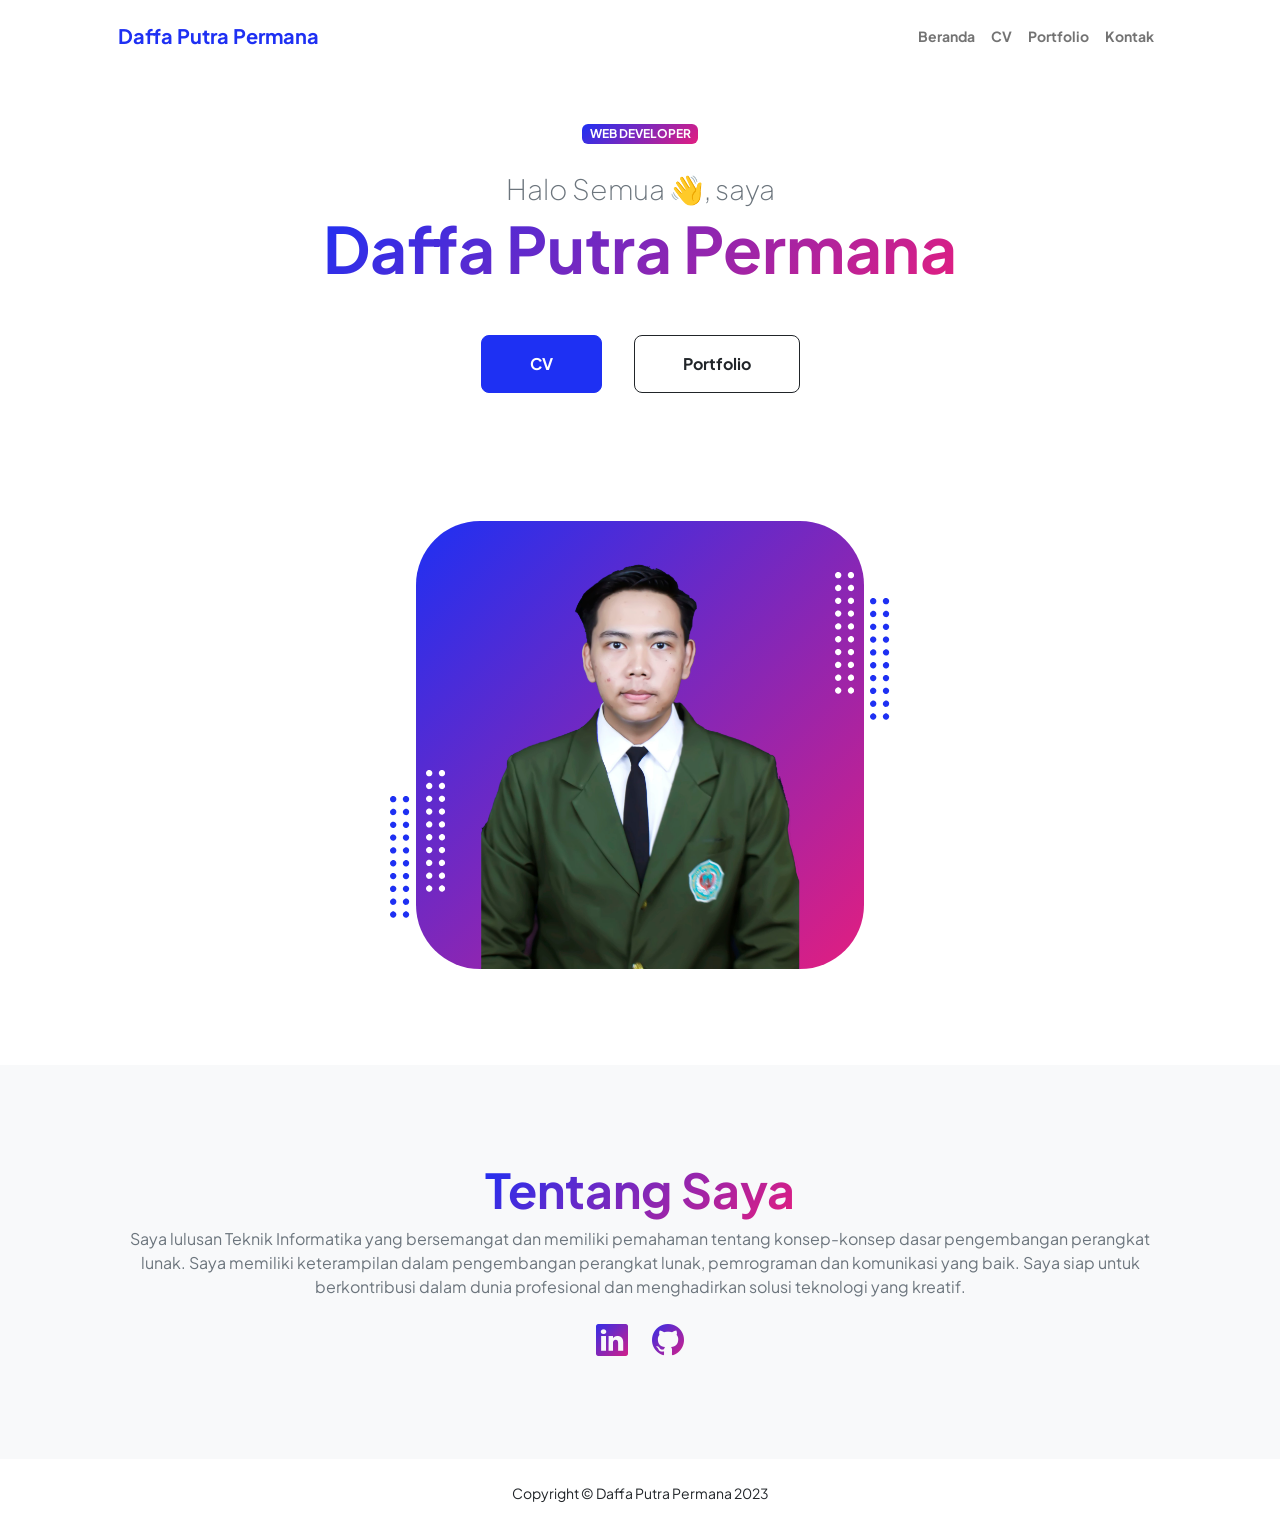
<file: index.html>
<!DOCTYPE html>
<html lang="en">
  <head>
    <meta charset="utf-8" />
    <meta name="viewport" content="width=device-width, initial-scale=1, shrink-to-fit=no" />
    <meta name="description" content="" />
    <meta name="author" content="" />
    <title>Beranda | Daffa Putra Permana</title>
    <!-- Favicon-->
    <link rel="icon" type="image/x-icon" href="assets/favicon.ico" />
    <!-- Custom Google font-->
    <link rel="preconnect" href="https://fonts.googleapis.com" />
    <link rel="preconnect" href="https://fonts.gstatic.com" crossorigin />
    <link href="https://fonts.googleapis.com/css2?family=Plus+Jakarta+Sans:wght@100;200;300;400;500;600;700;800;900&amp;display=swap" rel="stylesheet" />
    <!-- Bootstrap icons-->
    <link href="https://cdn.jsdelivr.net/npm/bootstrap-icons@1.8.1/font/bootstrap-icons.css" rel="stylesheet" />
    <!-- Core theme CSS (includes Bootstrap)-->
    <link href="css/styles.css" rel="stylesheet" />
  </head>
  <body class="d-flex flex-column h-100">
    <main class="flex-shrink-0">
      <!-- Navigation-->
      <nav class="navbar navbar-expand-lg navbar-light bg-white py-3">
        <div class="container px-5">
          <a class="navbar-brand" href="index.html"><span class="fw-bolder text-primary">Daffa Putra Permana</span></a>
          <button class="navbar-toggler" type="button" data-bs-toggle="collapse" data-bs-target="#navbarSupportedContent" aria-controls="navbarSupportedContent" aria-expanded="false" aria-label="Toggle navigation">
            <span class="navbar-toggler-icon"></span>
          </button>
          <div class="collapse navbar-collapse" id="navbarSupportedContent">
            <ul class="navbar-nav ms-auto mb-2 mb-lg-0 small fw-bolder">
              <li class="nav-item"><a class="nav-link" href="index.html">Beranda</a></li>
              <li class="nav-item"><a class="nav-link" href="resume.html">CV</a></li>
              <li class="nav-item"><a class="nav-link" href="projects.html">Portfolio</a></li>
              <li class="nav-item"><a class="nav-link" href="contact.html">Kontak</a></li>
            </ul>
          </div>
        </div>
      </nav>
      <!-- Header-->
      <header class="py-5">
        <div class="container px-5 pb-5">
          <div class="row gx-5 align-items-center">
            <div class="col-xxl-5">
              <!-- Header text content-->
              <div class="text-center text-xxl-start">
                <div class="badge bg-gradient-primary-to-secondary text-white mb-4"><div class="text-uppercase">Web Developer</div></div>
                <div class="fs-3 fw-light text-muted">Halo Semua 👋, saya</div>
                <h1 class="display-3 fw-bolder mb-5"><span class="text-gradient d-inline">Daffa Putra Permana</span></h1>
                <div class="d-grid gap-3 d-sm-flex justify-content-sm-center justify-content-xxl-start mb-3">
                  <a class="btn btn-primary btn-lg px-5 py-3 me-sm-3 fs-6 fw-bolder" href="resume.html">CV</a>
                  <a class="btn btn-outline-dark btn-lg px-5 py-3 fs-6 fw-bolder" href="projects.html">Portfolio</a>
                </div>
              </div>
            </div>
            <div class="col-xxl-7">
              <!-- Header profile picture-->
              <div class="d-flex justify-content-center mt-5 mt-xxl-0">
                <div class="profile bg-gradient-primary-to-secondary">
                  <!-- TIP: For best results, use a photo with a transparent background like the demo example below-->
                  <!-- Watch a tutorial on how to do this on YouTube (link)-->
                  <img class="profile-img" src="assets/profile.png" alt="..." />
                  <div class="dots-1">
                    <!-- SVG Dots-->
                    <svg version="1.1" xmlns="http://www.w3.org/2000/svg" xmlns:xlink="http://www.w3.org/1999/xlink" x="0px" y="0px" viewBox="0 0 191.6 1215.4" style="enable-background: new 0 0 191.6 1215.4" xml:space="preserve">
                      <g transform="translate(0.000000,1280.000000) scale(0.100000,-0.100000)">
                        <path d="M227.7,12788.6c-105-35-200-141-222-248c-43-206,163-412,369-369c155,32,275,190,260,339c-11,105-90,213-190,262        C383.7,12801.6,289.7,12808.6,227.7,12788.6z"></path>
                        <path d="M1507.7,12788.6c-151-50-253-216-222-362c25-119,136-230,254-255c194-41,395,142,375,339c-11,105-90,213-190,262        C1663.7,12801.6,1569.7,12808.6,1507.7,12788.6z"></path>
                        <path d="M227.7,11508.6c-105-35-200-141-222-248c-43-206,163-412,369-369c155,32,275,190,260,339c-11,105-90,213-190,262        C383.7,11521.6,289.7,11528.6,227.7,11508.6z"></path>
                        <path d="M1507.7,11508.6c-151-50-253-216-222-362c25-119,136-230,254-255c194-41,395,142,375,339c-11,105-90,213-190,262        C1663.7,11521.6,1569.7,11528.6,1507.7,11508.6z"></path>
                        <path d="M227.7,10228.6c-105-35-200-141-222-248c-43-206,163-412,369-369c155,32,275,190,260,339c-11,105-90,213-190,262        C383.7,10241.6,289.7,10248.6,227.7,10228.6z"></path>
                        <path d="M1507.7,10228.6c-105-35-200-141-222-248c-43-206,163-412,369-369c155,32,275,190,260,339c-11,105-90,213-190,262        C1663.7,10241.6,1569.7,10248.6,1507.7,10228.6z"></path>
                        <path d="M227.7,8948.6c-105-35-200-141-222-248c-43-206,163-412,369-369c155,32,275,190,260,339c-11,105-90,213-190,262        C383.7,8961.6,289.7,8968.6,227.7,8948.6z"></path>
                        <path d="M1507.7,8948.6c-105-35-200-141-222-248c-43-206,163-412,369-369c155,32,275,190,260,339c-11,105-90,213-190,262        C1663.7,8961.6,1569.7,8968.6,1507.7,8948.6z"></path>
                        <path d="M227.7,7668.6c-105-35-200-141-222-248c-43-206,163-412,369-369c155,32,275,190,260,339c-11,105-90,213-190,262        C383.7,7681.6,289.7,7688.6,227.7,7668.6z"></path>
                        <path d="M1507.7,7668.6c-105-35-200-141-222-248c-43-206,163-412,369-369c155,32,275,190,260,339c-11,105-90,213-190,262        C1663.7,7681.6,1569.7,7688.6,1507.7,7668.6z"></path>
                        <path d="M227.7,6388.6c-105-35-200-141-222-248c-43-206,163-412,369-369c155,32,275,190,260,339c-11,105-90,213-190,262        C383.7,6401.6,289.7,6408.6,227.7,6388.6z"></path>
                        <path d="M1507.7,6388.6c-105-35-200-141-222-248c-43-206,163-412,369-369c155,32,275,190,260,339c-11,105-90,213-190,262        C1663.7,6401.6,1569.7,6408.6,1507.7,6388.6z"></path>
                        <path d="M227.7,5108.6c-105-35-200-141-222-248c-43-206,163-412,369-369c155,32,275,190,260,339c-11,105-90,213-190,262        C383.7,5121.6,289.7,5128.6,227.7,5108.6z"></path>
                        <path d="M1507.7,5108.6c-105-35-200-141-222-248c-43-206,163-412,369-369c155,32,275,190,260,339c-11,105-90,213-190,262        C1663.7,5121.6,1569.7,5128.6,1507.7,5108.6z"></path>
                        <path d="M227.7,3828.6c-105-35-200-141-222-248c-43-206,163-412,369-369c155,32,275,190,260,339c-11,105-90,213-190,262        C383.7,3841.6,289.7,3848.6,227.7,3828.6z"></path>
                        <path d="M1507.7,3828.6c-105-35-200-141-222-248c-43-206,163-412,369-369c155,32,275,190,260,339c-11,105-90,213-190,262        C1663.7,3841.6,1569.7,3848.6,1507.7,3828.6z"></path>
                        <path d="M227.7,2548.6c-105-35-200-141-222-248c-43-206,163-412,369-369c155,32,275,190,260,339c-11,105-90,213-190,262        C383.7,2561.6,289.7,2568.6,227.7,2548.6z"></path>
                        <path d="M1507.7,2548.6c-105-35-200-141-222-248c-43-206,163-412,369-369c155,32,275,190,260,339c-11,105-90,213-190,262        C1663.7,2561.6,1569.7,2568.6,1507.7,2548.6z"></path>
                        <path d="M227.7,1268.6c-105-35-200-141-222-248c-43-206,163-412,369-369c155,32,275,190,260,339c-11,105-90,213-190,262        C383.7,1281.6,289.7,1288.6,227.7,1268.6z"></path>
                        <path d="M1507.7,1268.6c-105-35-200-141-222-248c-43-206,163-412,369-369c155,32,275,190,260,339c-11,105-90,213-190,262        C1663.7,1281.6,1569.7,1288.6,1507.7,1268.6z"></path>
                      </g>
                    </svg>
                    <!-- END of SVG dots-->
                  </div>
                  <div class="dots-2">
                    <!-- SVG Dots-->
                    <svg version="1.1" xmlns="http://www.w3.org/2000/svg" xmlns:xlink="http://www.w3.org/1999/xlink" x="0px" y="0px" viewBox="0 0 191.6 1215.4" style="enable-background: new 0 0 191.6 1215.4" xml:space="preserve">
                      <g transform="translate(0.000000,1280.000000) scale(0.100000,-0.100000)">
                        <path d="M227.7,12788.6c-105-35-200-141-222-248c-43-206,163-412,369-369c155,32,275,190,260,339c-11,105-90,213-190,262        C383.7,12801.6,289.7,12808.6,227.7,12788.6z"></path>
                        <path d="M1507.7,12788.6c-151-50-253-216-222-362c25-119,136-230,254-255c194-41,395,142,375,339c-11,105-90,213-190,262        C1663.7,12801.6,1569.7,12808.6,1507.7,12788.6z"></path>
                        <path d="M227.7,11508.6c-105-35-200-141-222-248c-43-206,163-412,369-369c155,32,275,190,260,339c-11,105-90,213-190,262        C383.7,11521.6,289.7,11528.6,227.7,11508.6z"></path>
                        <path d="M1507.7,11508.6c-151-50-253-216-222-362c25-119,136-230,254-255c194-41,395,142,375,339c-11,105-90,213-190,262        C1663.7,11521.6,1569.7,11528.6,1507.7,11508.6z"></path>
                        <path d="M227.7,10228.6c-105-35-200-141-222-248c-43-206,163-412,369-369c155,32,275,190,260,339c-11,105-90,213-190,262        C383.7,10241.6,289.7,10248.6,227.7,10228.6z"></path>
                        <path d="M1507.7,10228.6c-105-35-200-141-222-248c-43-206,163-412,369-369c155,32,275,190,260,339c-11,105-90,213-190,262        C1663.7,10241.6,1569.7,10248.6,1507.7,10228.6z"></path>
                        <path d="M227.7,8948.6c-105-35-200-141-222-248c-43-206,163-412,369-369c155,32,275,190,260,339c-11,105-90,213-190,262        C383.7,8961.6,289.7,8968.6,227.7,8948.6z"></path>
                        <path d="M1507.7,8948.6c-105-35-200-141-222-248c-43-206,163-412,369-369c155,32,275,190,260,339c-11,105-90,213-190,262        C1663.7,8961.6,1569.7,8968.6,1507.7,8948.6z"></path>
                        <path d="M227.7,7668.6c-105-35-200-141-222-248c-43-206,163-412,369-369c155,32,275,190,260,339c-11,105-90,213-190,262        C383.7,7681.6,289.7,7688.6,227.7,7668.6z"></path>
                        <path d="M1507.7,7668.6c-105-35-200-141-222-248c-43-206,163-412,369-369c155,32,275,190,260,339c-11,105-90,213-190,262        C1663.7,7681.6,1569.7,7688.6,1507.7,7668.6z"></path>
                        <path d="M227.7,6388.6c-105-35-200-141-222-248c-43-206,163-412,369-369c155,32,275,190,260,339c-11,105-90,213-190,262        C383.7,6401.6,289.7,6408.6,227.7,6388.6z"></path>
                        <path d="M1507.7,6388.6c-105-35-200-141-222-248c-43-206,163-412,369-369c155,32,275,190,260,339c-11,105-90,213-190,262        C1663.7,6401.6,1569.7,6408.6,1507.7,6388.6z"></path>
                        <path d="M227.7,5108.6c-105-35-200-141-222-248c-43-206,163-412,369-369c155,32,275,190,260,339c-11,105-90,213-190,262        C383.7,5121.6,289.7,5128.6,227.7,5108.6z"></path>
                        <path d="M1507.7,5108.6c-105-35-200-141-222-248c-43-206,163-412,369-369c155,32,275,190,260,339c-11,105-90,213-190,262        C1663.7,5121.6,1569.7,5128.6,1507.7,5108.6z"></path>
                        <path d="M227.7,3828.6c-105-35-200-141-222-248c-43-206,163-412,369-369c155,32,275,190,260,339c-11,105-90,213-190,262        C383.7,3841.6,289.7,3848.6,227.7,3828.6z"></path>
                        <path d="M1507.7,3828.6c-105-35-200-141-222-248c-43-206,163-412,369-369c155,32,275,190,260,339c-11,105-90,213-190,262        C1663.7,3841.6,1569.7,3848.6,1507.7,3828.6z"></path>
                        <path d="M227.7,2548.6c-105-35-200-141-222-248c-43-206,163-412,369-369c155,32,275,190,260,339c-11,105-90,213-190,262        C383.7,2561.6,289.7,2568.6,227.7,2548.6z"></path>
                        <path d="M1507.7,2548.6c-105-35-200-141-222-248c-43-206,163-412,369-369c155,32,275,190,260,339c-11,105-90,213-190,262        C1663.7,2561.6,1569.7,2568.6,1507.7,2548.6z"></path>
                        <path d="M227.7,1268.6c-105-35-200-141-222-248c-43-206,163-412,369-369c155,32,275,190,260,339c-11,105-90,213-190,262        C383.7,1281.6,289.7,1288.6,227.7,1268.6z"></path>
                        <path d="M1507.7,1268.6c-105-35-200-141-222-248c-43-206,163-412,369-369c155,32,275,190,260,339c-11,105-90,213-190,262        C1663.7,1281.6,1569.7,1288.6,1507.7,1268.6z"></path>
                      </g>
                    </svg>
                    <!-- END of SVG dots-->
                  </div>
                  <div class="dots-3">
                    <!-- SVG Dots-->
                    <svg version="1.1" xmlns="http://www.w3.org/2000/svg" xmlns:xlink="http://www.w3.org/1999/xlink" x="0px" y="0px" viewBox="0 0 191.6 1215.4" style="enable-background: new 0 0 191.6 1215.4" xml:space="preserve">
                      <g transform="translate(0.000000,1280.000000) scale(0.100000,-0.100000)">
                        <path d="M227.7,12788.6c-105-35-200-141-222-248c-43-206,163-412,369-369c155,32,275,190,260,339c-11,105-90,213-190,262        C383.7,12801.6,289.7,12808.6,227.7,12788.6z"></path>
                        <path d="M1507.7,12788.6c-151-50-253-216-222-362c25-119,136-230,254-255c194-41,395,142,375,339c-11,105-90,213-190,262        C1663.7,12801.6,1569.7,12808.6,1507.7,12788.6z"></path>
                        <path d="M227.7,11508.6c-105-35-200-141-222-248c-43-206,163-412,369-369c155,32,275,190,260,339c-11,105-90,213-190,262        C383.7,11521.6,289.7,11528.6,227.7,11508.6z"></path>
                        <path d="M1507.7,11508.6c-151-50-253-216-222-362c25-119,136-230,254-255c194-41,395,142,375,339c-11,105-90,213-190,262        C1663.7,11521.6,1569.7,11528.6,1507.7,11508.6z"></path>
                        <path d="M227.7,10228.6c-105-35-200-141-222-248c-43-206,163-412,369-369c155,32,275,190,260,339c-11,105-90,213-190,262        C383.7,10241.6,289.7,10248.6,227.7,10228.6z"></path>
                        <path d="M1507.7,10228.6c-105-35-200-141-222-248c-43-206,163-412,369-369c155,32,275,190,260,339c-11,105-90,213-190,262        C1663.7,10241.6,1569.7,10248.6,1507.7,10228.6z"></path>
                        <path d="M227.7,8948.6c-105-35-200-141-222-248c-43-206,163-412,369-369c155,32,275,190,260,339c-11,105-90,213-190,262        C383.7,8961.6,289.7,8968.6,227.7,8948.6z"></path>
                        <path d="M1507.7,8948.6c-105-35-200-141-222-248c-43-206,163-412,369-369c155,32,275,190,260,339c-11,105-90,213-190,262        C1663.7,8961.6,1569.7,8968.6,1507.7,8948.6z"></path>
                        <path d="M227.7,7668.6c-105-35-200-141-222-248c-43-206,163-412,369-369c155,32,275,190,260,339c-11,105-90,213-190,262        C383.7,7681.6,289.7,7688.6,227.7,7668.6z"></path>
                        <path d="M1507.7,7668.6c-105-35-200-141-222-248c-43-206,163-412,369-369c155,32,275,190,260,339c-11,105-90,213-190,262        C1663.7,7681.6,1569.7,7688.6,1507.7,7668.6z"></path>
                        <path d="M227.7,6388.6c-105-35-200-141-222-248c-43-206,163-412,369-369c155,32,275,190,260,339c-11,105-90,213-190,262        C383.7,6401.6,289.7,6408.6,227.7,6388.6z"></path>
                        <path d="M1507.7,6388.6c-105-35-200-141-222-248c-43-206,163-412,369-369c155,32,275,190,260,339c-11,105-90,213-190,262        C1663.7,6401.6,1569.7,6408.6,1507.7,6388.6z"></path>
                        <path d="M227.7,5108.6c-105-35-200-141-222-248c-43-206,163-412,369-369c155,32,275,190,260,339c-11,105-90,213-190,262        C383.7,5121.6,289.7,5128.6,227.7,5108.6z"></path>
                        <path d="M1507.7,5108.6c-105-35-200-141-222-248c-43-206,163-412,369-369c155,32,275,190,260,339c-11,105-90,213-190,262        C1663.7,5121.6,1569.7,5128.6,1507.7,5108.6z"></path>
                        <path d="M227.7,3828.6c-105-35-200-141-222-248c-43-206,163-412,369-369c155,32,275,190,260,339c-11,105-90,213-190,262        C383.7,3841.6,289.7,3848.6,227.7,3828.6z"></path>
                        <path d="M1507.7,3828.6c-105-35-200-141-222-248c-43-206,163-412,369-369c155,32,275,190,260,339c-11,105-90,213-190,262        C1663.7,3841.6,1569.7,3848.6,1507.7,3828.6z"></path>
                        <path d="M227.7,2548.6c-105-35-200-141-222-248c-43-206,163-412,369-369c155,32,275,190,260,339c-11,105-90,213-190,262        C383.7,2561.6,289.7,2568.6,227.7,2548.6z"></path>
                        <path d="M1507.7,2548.6c-105-35-200-141-222-248c-43-206,163-412,369-369c155,32,275,190,260,339c-11,105-90,213-190,262        C1663.7,2561.6,1569.7,2568.6,1507.7,2548.6z"></path>
                        <path d="M227.7,1268.6c-105-35-200-141-222-248c-43-206,163-412,369-369c155,32,275,190,260,339c-11,105-90,213-190,262        C383.7,1281.6,289.7,1288.6,227.7,1268.6z"></path>
                        <path d="M1507.7,1268.6c-105-35-200-141-222-248c-43-206,163-412,369-369c155,32,275,190,260,339c-11,105-90,213-190,262        C1663.7,1281.6,1569.7,1288.6,1507.7,1268.6z"></path>
                      </g>
                    </svg>
                    <!-- END of SVG dots-->
                  </div>
                  <div class="dots-4">
                    <!-- SVG Dots-->
                    <svg version="1.1" xmlns="http://www.w3.org/2000/svg" xmlns:xlink="http://www.w3.org/1999/xlink" x="0px" y="0px" viewBox="0 0 191.6 1215.4" style="enable-background: new 0 0 191.6 1215.4" xml:space="preserve">
                      <g transform="translate(0.000000,1280.000000) scale(0.100000,-0.100000)">
                        <path d="M227.7,12788.6c-105-35-200-141-222-248c-43-206,163-412,369-369c155,32,275,190,260,339c-11,105-90,213-190,262        C383.7,12801.6,289.7,12808.6,227.7,12788.6z"></path>
                        <path d="M1507.7,12788.6c-151-50-253-216-222-362c25-119,136-230,254-255c194-41,395,142,375,339c-11,105-90,213-190,262        C1663.7,12801.6,1569.7,12808.6,1507.7,12788.6z"></path>
                        <path d="M227.7,11508.6c-105-35-200-141-222-248c-43-206,163-412,369-369c155,32,275,190,260,339c-11,105-90,213-190,262        C383.7,11521.6,289.7,11528.6,227.7,11508.6z"></path>
                        <path d="M1507.7,11508.6c-151-50-253-216-222-362c25-119,136-230,254-255c194-41,395,142,375,339c-11,105-90,213-190,262        C1663.7,11521.6,1569.7,11528.6,1507.7,11508.6z"></path>
                        <path d="M227.7,10228.6c-105-35-200-141-222-248c-43-206,163-412,369-369c155,32,275,190,260,339c-11,105-90,213-190,262        C383.7,10241.6,289.7,10248.6,227.7,10228.6z"></path>
                        <path d="M1507.7,10228.6c-105-35-200-141-222-248c-43-206,163-412,369-369c155,32,275,190,260,339c-11,105-90,213-190,262        C1663.7,10241.6,1569.7,10248.6,1507.7,10228.6z"></path>
                        <path d="M227.7,8948.6c-105-35-200-141-222-248c-43-206,163-412,369-369c155,32,275,190,260,339c-11,105-90,213-190,262        C383.7,8961.6,289.7,8968.6,227.7,8948.6z"></path>
                        <path d="M1507.7,8948.6c-105-35-200-141-222-248c-43-206,163-412,369-369c155,32,275,190,260,339c-11,105-90,213-190,262        C1663.7,8961.6,1569.7,8968.6,1507.7,8948.6z"></path>
                        <path d="M227.7,7668.6c-105-35-200-141-222-248c-43-206,163-412,369-369c155,32,275,190,260,339c-11,105-90,213-190,262        C383.7,7681.6,289.7,7688.6,227.7,7668.6z"></path>
                        <path d="M1507.7,7668.6c-105-35-200-141-222-248c-43-206,163-412,369-369c155,32,275,190,260,339c-11,105-90,213-190,262        C1663.7,7681.6,1569.7,7688.6,1507.7,7668.6z"></path>
                        <path d="M227.7,6388.6c-105-35-200-141-222-248c-43-206,163-412,369-369c155,32,275,190,260,339c-11,105-90,213-190,262        C383.7,6401.6,289.7,6408.6,227.7,6388.6z"></path>
                        <path d="M1507.7,6388.6c-105-35-200-141-222-248c-43-206,163-412,369-369c155,32,275,190,260,339c-11,105-90,213-190,262        C1663.7,6401.6,1569.7,6408.6,1507.7,6388.6z"></path>
                        <path d="M227.7,5108.6c-105-35-200-141-222-248c-43-206,163-412,369-369c155,32,275,190,260,339c-11,105-90,213-190,262        C383.7,5121.6,289.7,5128.6,227.7,5108.6z"></path>
                        <path d="M1507.7,5108.6c-105-35-200-141-222-248c-43-206,163-412,369-369c155,32,275,190,260,339c-11,105-90,213-190,262        C1663.7,5121.6,1569.7,5128.6,1507.7,5108.6z"></path>
                        <path d="M227.7,3828.6c-105-35-200-141-222-248c-43-206,163-412,369-369c155,32,275,190,260,339c-11,105-90,213-190,262        C383.7,3841.6,289.7,3848.6,227.7,3828.6z"></path>
                        <path d="M1507.7,3828.6c-105-35-200-141-222-248c-43-206,163-412,369-369c155,32,275,190,260,339c-11,105-90,213-190,262        C1663.7,3841.6,1569.7,3848.6,1507.7,3828.6z"></path>
                        <path d="M227.7,2548.6c-105-35-200-141-222-248c-43-206,163-412,369-369c155,32,275,190,260,339c-11,105-90,213-190,262        C383.7,2561.6,289.7,2568.6,227.7,2548.6z"></path>
                        <path d="M1507.7,2548.6c-105-35-200-141-222-248c-43-206,163-412,369-369c155,32,275,190,260,339c-11,105-90,213-190,262        C1663.7,2561.6,1569.7,2568.6,1507.7,2548.6z"></path>
                        <path d="M227.7,1268.6c-105-35-200-141-222-248c-43-206,163-412,369-369c155,32,275,190,260,339c-11,105-90,213-190,262        C383.7,1281.6,289.7,1288.6,227.7,1268.6z"></path>
                        <path d="M1507.7,1268.6c-105-35-200-141-222-248c-43-206,163-412,369-369c155,32,275,190,260,339c-11,105-90,213-190,262        C1663.7,1281.6,1569.7,1288.6,1507.7,1268.6z"></path>
                      </g>
                    </svg>
                    <!-- END of SVG dots-->
                  </div>
                </div>
              </div>
            </div>
          </div>
        </div>
      </header>
      <!-- About Section-->
      <section class="bg-light py-5">
        <div class="container px-5">
          <div class="row gx-5 justify-content-center">
            <div class="col-xxl-8">
              <div class="text-center my-5">
                <h2 class="display-5 fw-bolder"><span class="text-gradient d-inline">Tentang Saya</span></h2>
                <p class="text-muted">
                  Saya lulusan Teknik Informatika yang bersemangat dan memiliki pemahaman tentang konsep-konsep dasar pengembangan perangkat lunak. Saya memiliki keterampilan dalam pengembangan perangkat lunak, pemrograman dan komunikasi yang baik. Saya siap
                  untuk berkontribusi dalam dunia profesional dan menghadirkan solusi teknologi yang kreatif.
                </p>
                <div class="d-flex justify-content-center fs-2 gap-4">
                  <a class="text-gradient" href="https://www.linkedin.com/in/daffa-putra-permana-1131a821a/"><i class="bi bi-linkedin"></i></a>
                  <a class="text-gradient" href="https://github.com/daffa03x"><i class="bi bi-github"></i></a>
                </div>
              </div>
            </div>
          </div>
        </div>
      </section>
    </main>
    <!-- Footer-->
    <footer class="bg-white py-4 mt-auto">
      <div class="container px-5">
        <div class="row align-items-center justify-content-center flex-sm-row">
          <div class="col-auto"><div class="small m-0">Copyright &copy; Daffa Putra Permana 2023</div></div>
        </div>
      </div>
    </footer>
    <!-- Bootstrap core JS-->
    <script src="https://cdn.jsdelivr.net/npm/bootstrap@5.2.3/dist/js/bootstrap.bundle.min.js"></script>
    <!-- Core theme JS-->
    <script src="js/scripts.js"></script>
  </body>
</html>
</file>
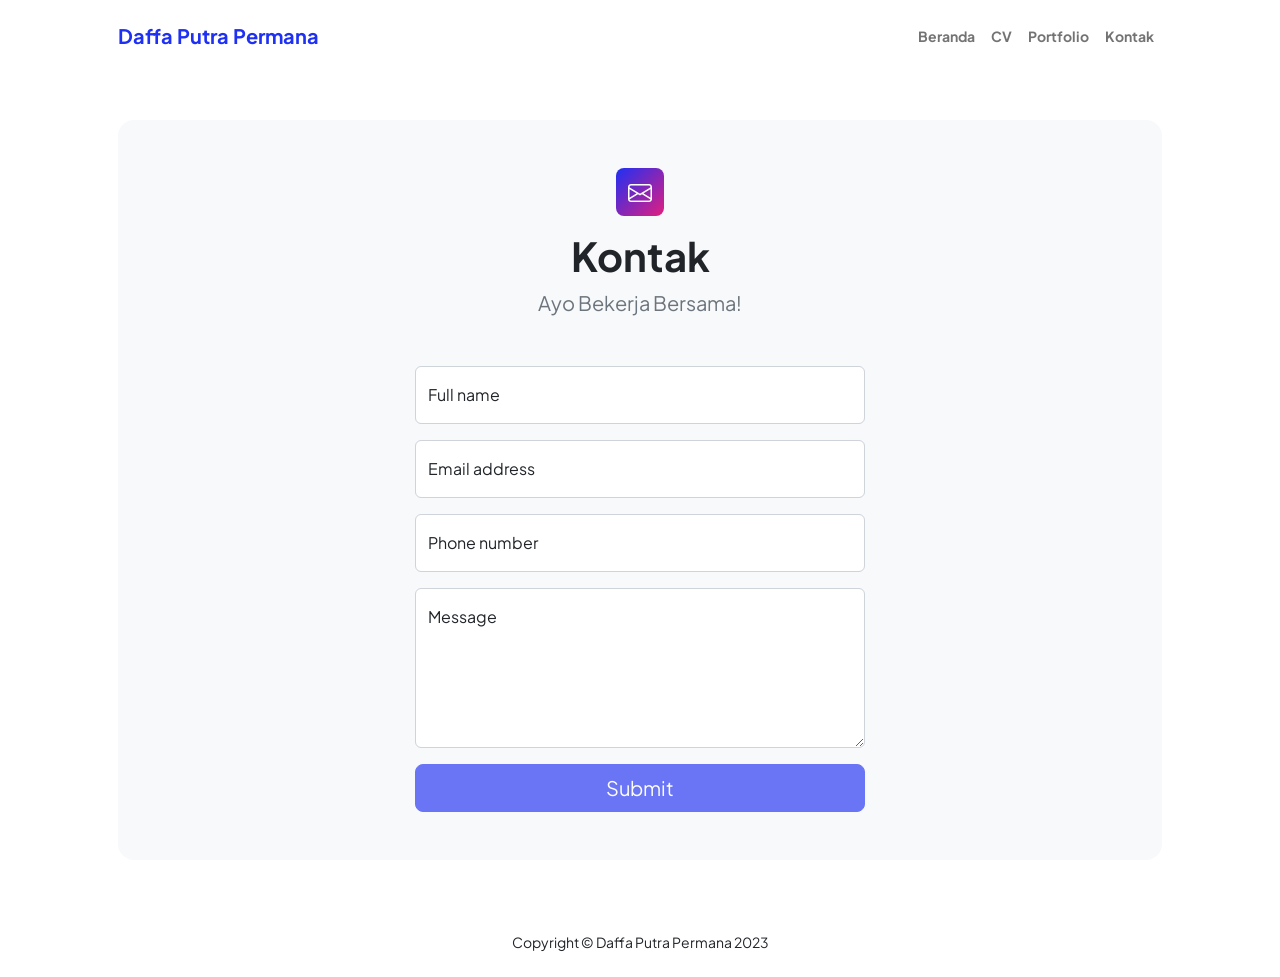
<file: contact.html>
<!DOCTYPE html>
<html lang="en">
  <head>
    <meta charset="utf-8" />
    <meta name="viewport" content="width=device-width, initial-scale=1, shrink-to-fit=no" />
    <meta name="description" content />
    <meta name="author" content />
    <title>Kontak | Daffa Putra Permana</title>
    <!-- Favicon-->
    <link rel="icon" type="image/x-icon" href="assets/favicon.ico" />
    <!-- Custom Google font-->
    <link rel="preconnect" href="https://fonts.googleapis.com" />
    <link rel="preconnect" href="https://fonts.gstatic.com" crossorigin />
    <link href="https://fonts.googleapis.com/css2?family=Plus+Jakarta+Sans:wght@100;200;300;400;500;600;700;800;900&amp;display=swap" rel="stylesheet" />
    <!-- Bootstrap icons-->
    <link href="https://cdn.jsdelivr.net/npm/bootstrap-icons@1.8.1/font/bootstrap-icons.css" rel="stylesheet" />
    <!-- Core theme CSS (includes Bootstrap)-->
    <link href="css/styles.css" rel="stylesheet" />
  </head>
  <body class="d-flex flex-column">
    <main class="flex-shrink-0">
      <!-- Navigation-->
      <nav class="navbar navbar-expand-lg navbar-light bg-white py-3">
        <div class="container px-5">
          <a class="navbar-brand" href="index.html"><span class="fw-bolder text-primary">Daffa Putra Permana</span></a>
          <button class="navbar-toggler" type="button" data-bs-toggle="collapse" data-bs-target="#navbarSupportedContent" aria-controls="navbarSupportedContent" aria-expanded="false" aria-label="Toggle navigation">
            <span class="navbar-toggler-icon"></span>
          </button>
          <div class="collapse navbar-collapse" id="navbarSupportedContent">
            <ul class="navbar-nav ms-auto mb-2 mb-lg-0 small fw-bolder">
              <li class="nav-item"><a class="nav-link" href="index.html">Beranda</a></li>
              <li class="nav-item"><a class="nav-link" href="resume.html">CV</a></li>
              <li class="nav-item"><a class="nav-link" href="projects.html">Portfolio</a></li>
              <li class="nav-item"><a class="nav-link" href="contact.html">Kontak</a></li>
            </ul>
          </div>
        </div>
      </nav>
      <!-- Page content-->
      <section class="py-5">
        <div class="container px-5">
          <!-- Contact form-->
          <div class="bg-light rounded-4 py-5 px-4 px-md-5">
            <div class="text-center mb-5">
              <div class="feature bg-primary bg-gradient-primary-to-secondary text-white rounded-3 mb-3"><i class="bi bi-envelope"></i></div>
              <h1 class="fw-bolder">Kontak</h1>
              <p class="lead fw-normal text-muted mb-0">Ayo Bekerja Bersama!</p>
            </div>
            <div class="row gx-5 justify-content-center">
              <div class="col-lg-8 col-xl-6">
                <!-- * * * * * * * * * * * * * * *-->
                <!-- * * SB Forms Contact Form * *-->
                <!-- * * * * * * * * * * * * * * *-->
                <!-- This form is pre-integrated with SB Forms.-->
                <!-- To make this form functional, sign up at-->
                <!-- https://startbootstrap.com/solution/contact-forms-->
                <!-- to get an API token!-->
                <form id="contactForm" data-sb-form-api-token="API_TOKEN">
                  <!-- Name input-->
                  <div class="form-floating mb-3">
                    <input class="form-control" id="name" type="text" placeholder="Enter your name..." data-sb-validations="required" />
                    <label for="name">Full name</label>
                    <div class="invalid-feedback" data-sb-feedback="name:required">A name is required.</div>
                  </div>
                  <!-- Email address input-->
                  <div class="form-floating mb-3">
                    <input class="form-control" id="email" type="email" placeholder="name@example.com" data-sb-validations="required,email" />
                    <label for="email">Email address</label>
                    <div class="invalid-feedback" data-sb-feedback="email:required">An email is required.</div>
                    <div class="invalid-feedback" data-sb-feedback="email:email">Email is not valid.</div>
                  </div>
                  <!-- Phone number input-->
                  <div class="form-floating mb-3">
                    <input class="form-control" id="phone" type="tel" placeholder="(123) 456-7890" data-sb-validations="required" />
                    <label for="phone">Phone number</label>
                    <div class="invalid-feedback" data-sb-feedback="phone:required">A phone number is required.</div>
                  </div>
                  <!-- Message input-->
                  <div class="form-floating mb-3">
                    <textarea class="form-control" id="message" type="text" placeholder="Enter your message here..." style="height: 10rem" data-sb-validations="required"></textarea>
                    <label for="message">Message</label>
                    <div class="invalid-feedback" data-sb-feedback="message:required">A message is required.</div>
                  </div>
                  <!-- Submit success message-->
                  <!---->
                  <!-- This is what your users will see when the form-->
                  <!-- has successfully submitted-->
                  <div class="d-none" id="submitSuccessMessage">
                    <div class="text-center mb-3">
                      <div class="fw-bolder">Form submission successful!</div>
                      To activate this form, sign up at
                      <br />
                      <a href="https://startbootstrap.com/solution/contact-forms">https://startbootstrap.com/solution/contact-forms</a>
                    </div>
                  </div>
                  <!-- Submit error message-->
                  <!---->
                  <!-- This is what your users will see when there is-->
                  <!-- an error submitting the form-->
                  <div class="d-none" id="submitErrorMessage"><div class="text-center text-danger mb-3">Error sending message!</div></div>
                  <!-- Submit Button-->
                  <div class="d-grid"><button class="btn btn-primary btn-lg disabled" id="submitButton" type="submit">Submit</button></div>
                </form>
              </div>
            </div>
          </div>
        </div>
      </section>
    </main>
    <!-- Footer-->
    <footer class="bg-white py-4 mt-auto">
      <div class="container px-5">
        <div class="row align-items-center justify-content-center flex-sm-row">
          <div class="col-auto"><div class="small m-0">Copyright &copy; Daffa Putra Permana 2023</div></div>
        </div>
      </div>
    </footer>
    <!-- Bootstrap core JS-->
    <script src="https://cdn.jsdelivr.net/npm/bootstrap@5.2.3/dist/js/bootstrap.bundle.min.js"></script>
    <!-- Core theme JS-->
    <script src="js/scripts.js"></script>
    <!-- * * * * * * * * * * * * * * * * * * * * * * * * * * * * * * * * * * * * * * * *-->
    <!-- * *                               SB Forms JS                               * *-->
    <!-- * * Activate your form at https://startbootstrap.com/solution/contact-forms * *-->
    <!-- * * * * * * * * * * * * * * * * * * * * * * * * * * * * * * * * * * * * * * * *-->
    <script src="https://cdn.startbootstrap.com/sb-forms-latest.js"></script>
  </body>
</html>
</file>
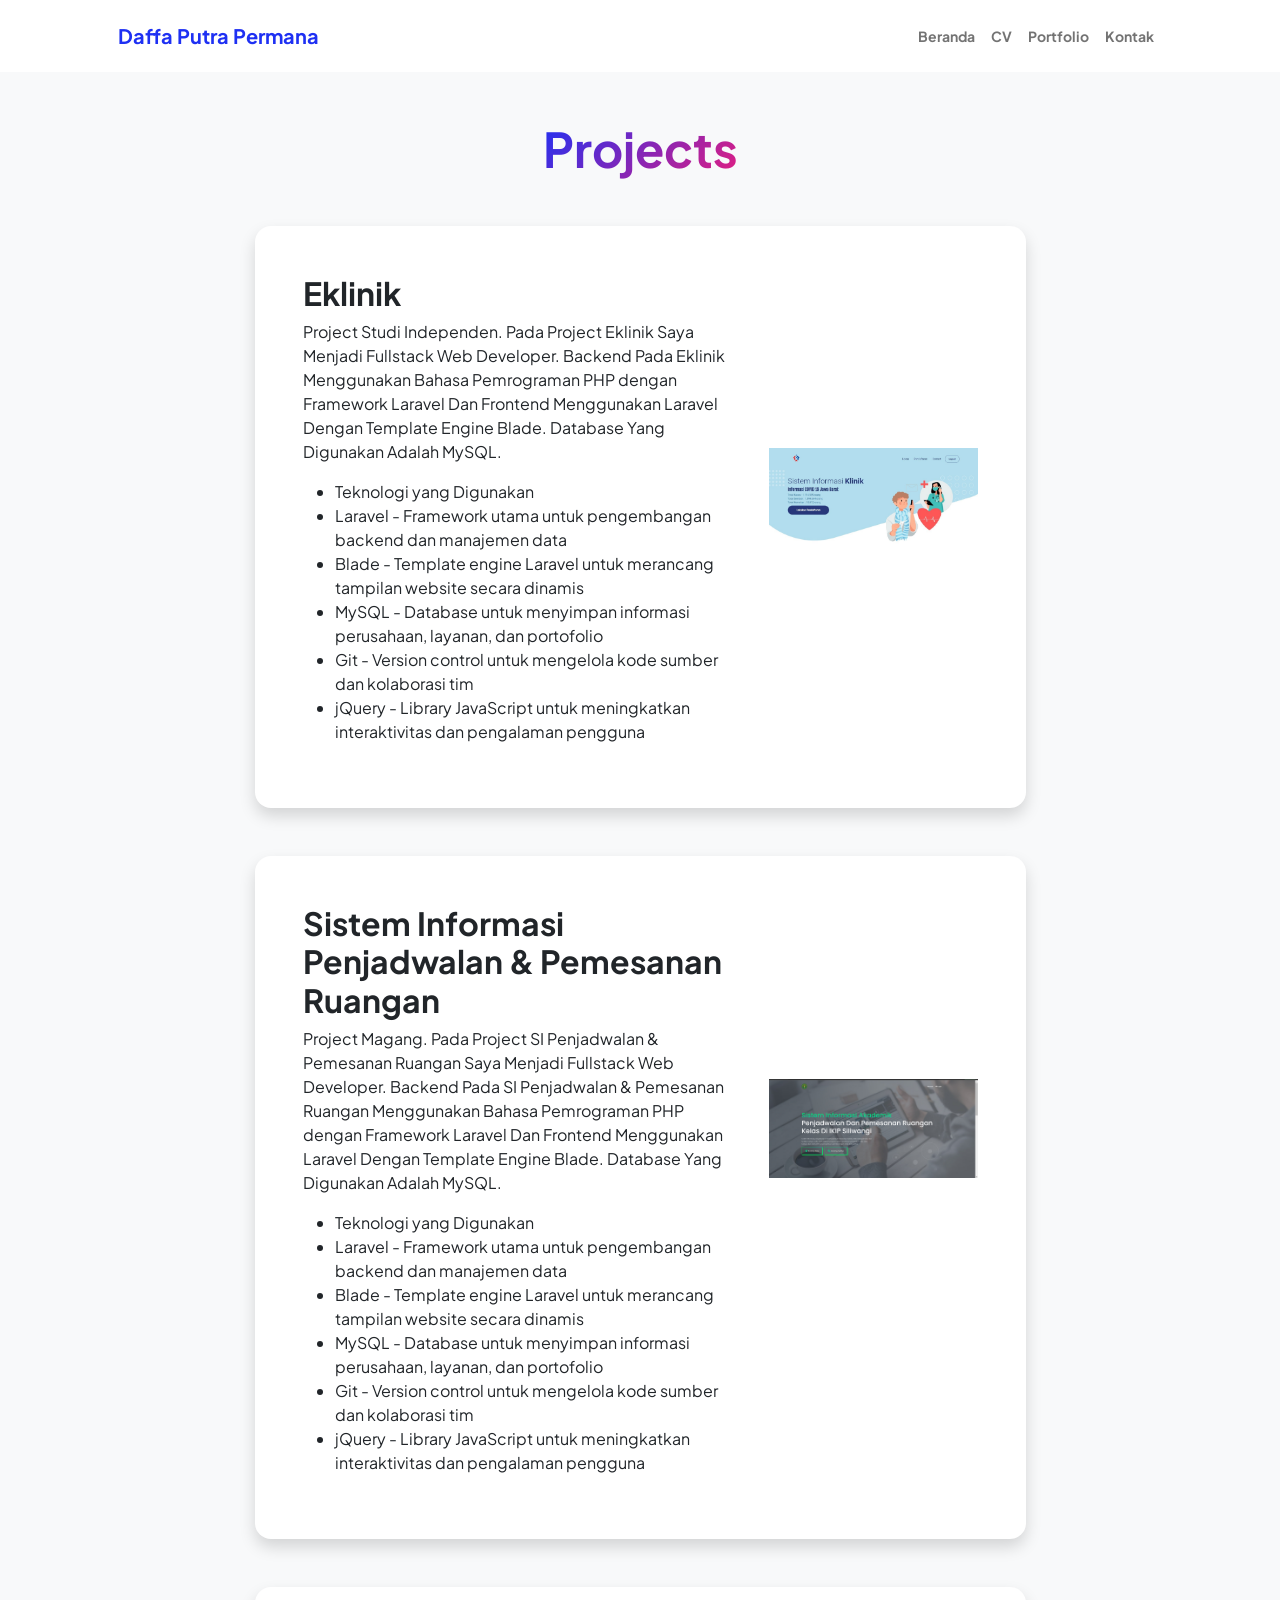
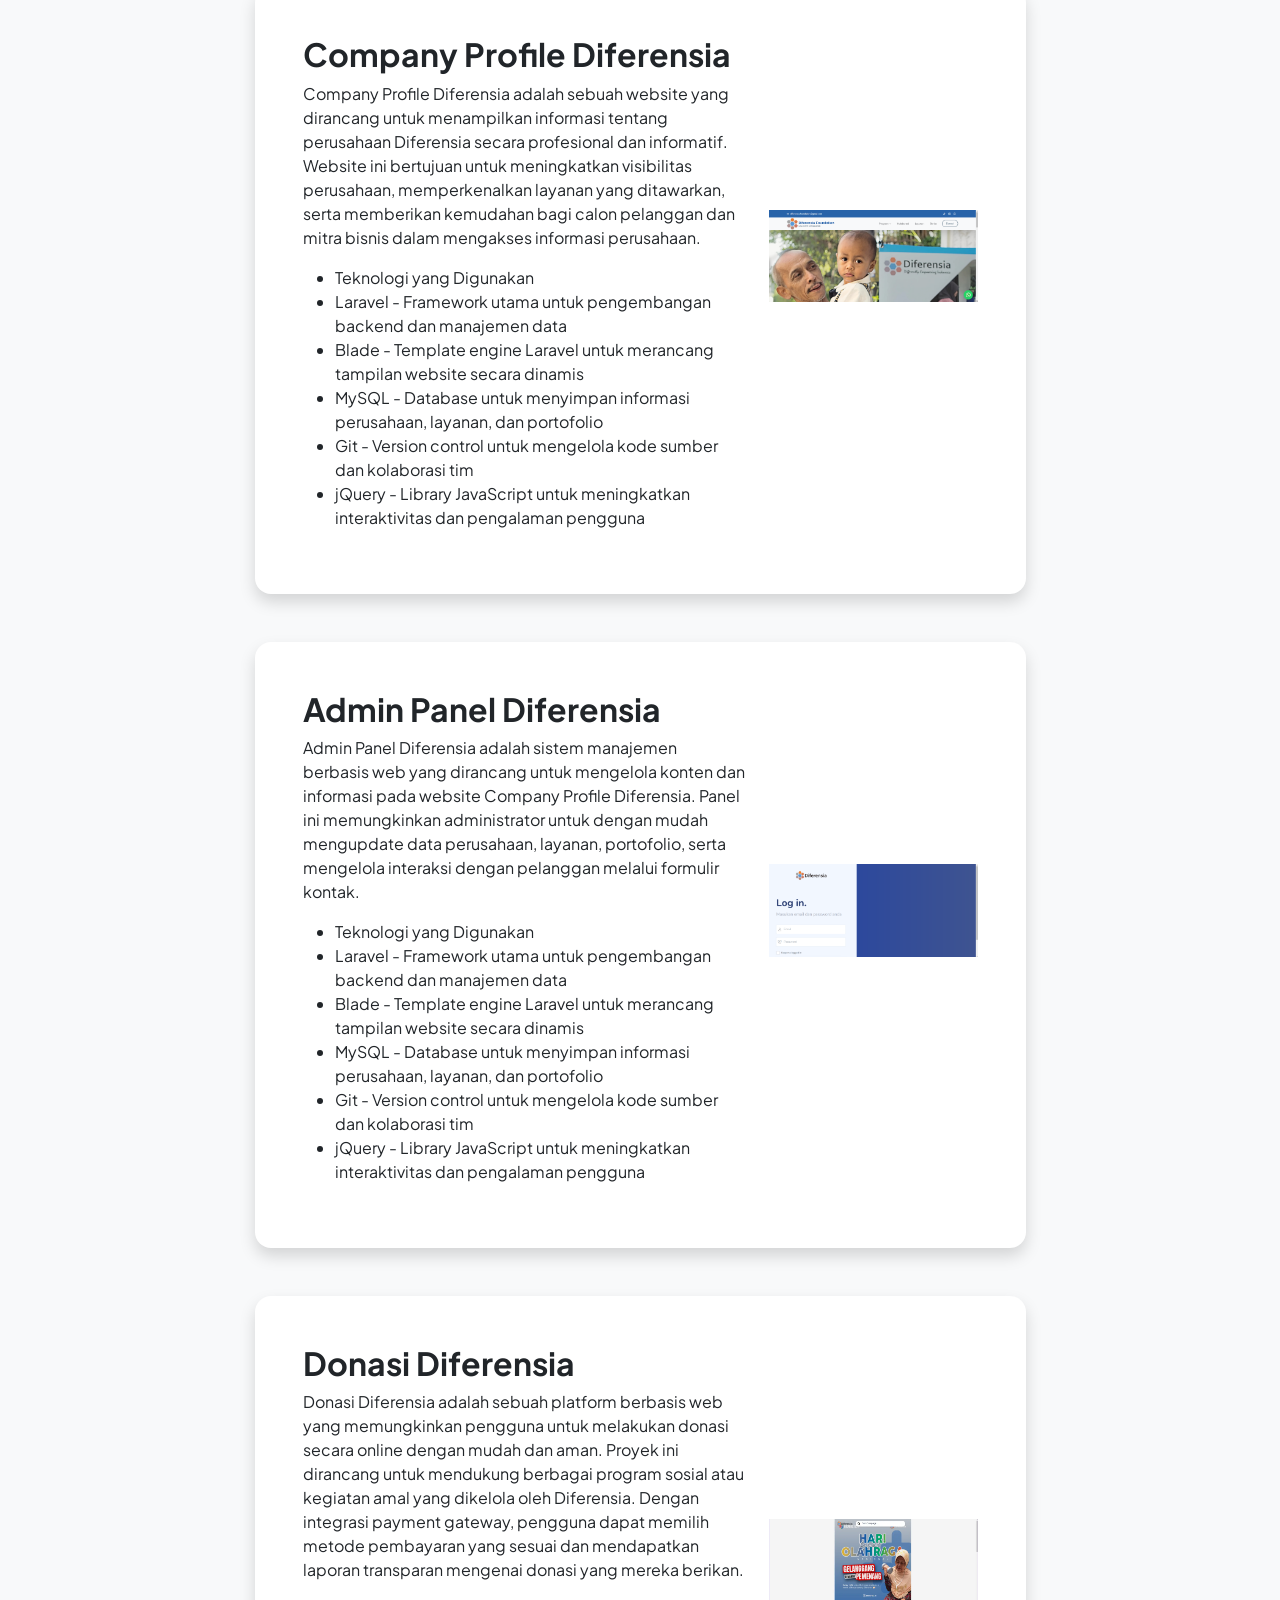
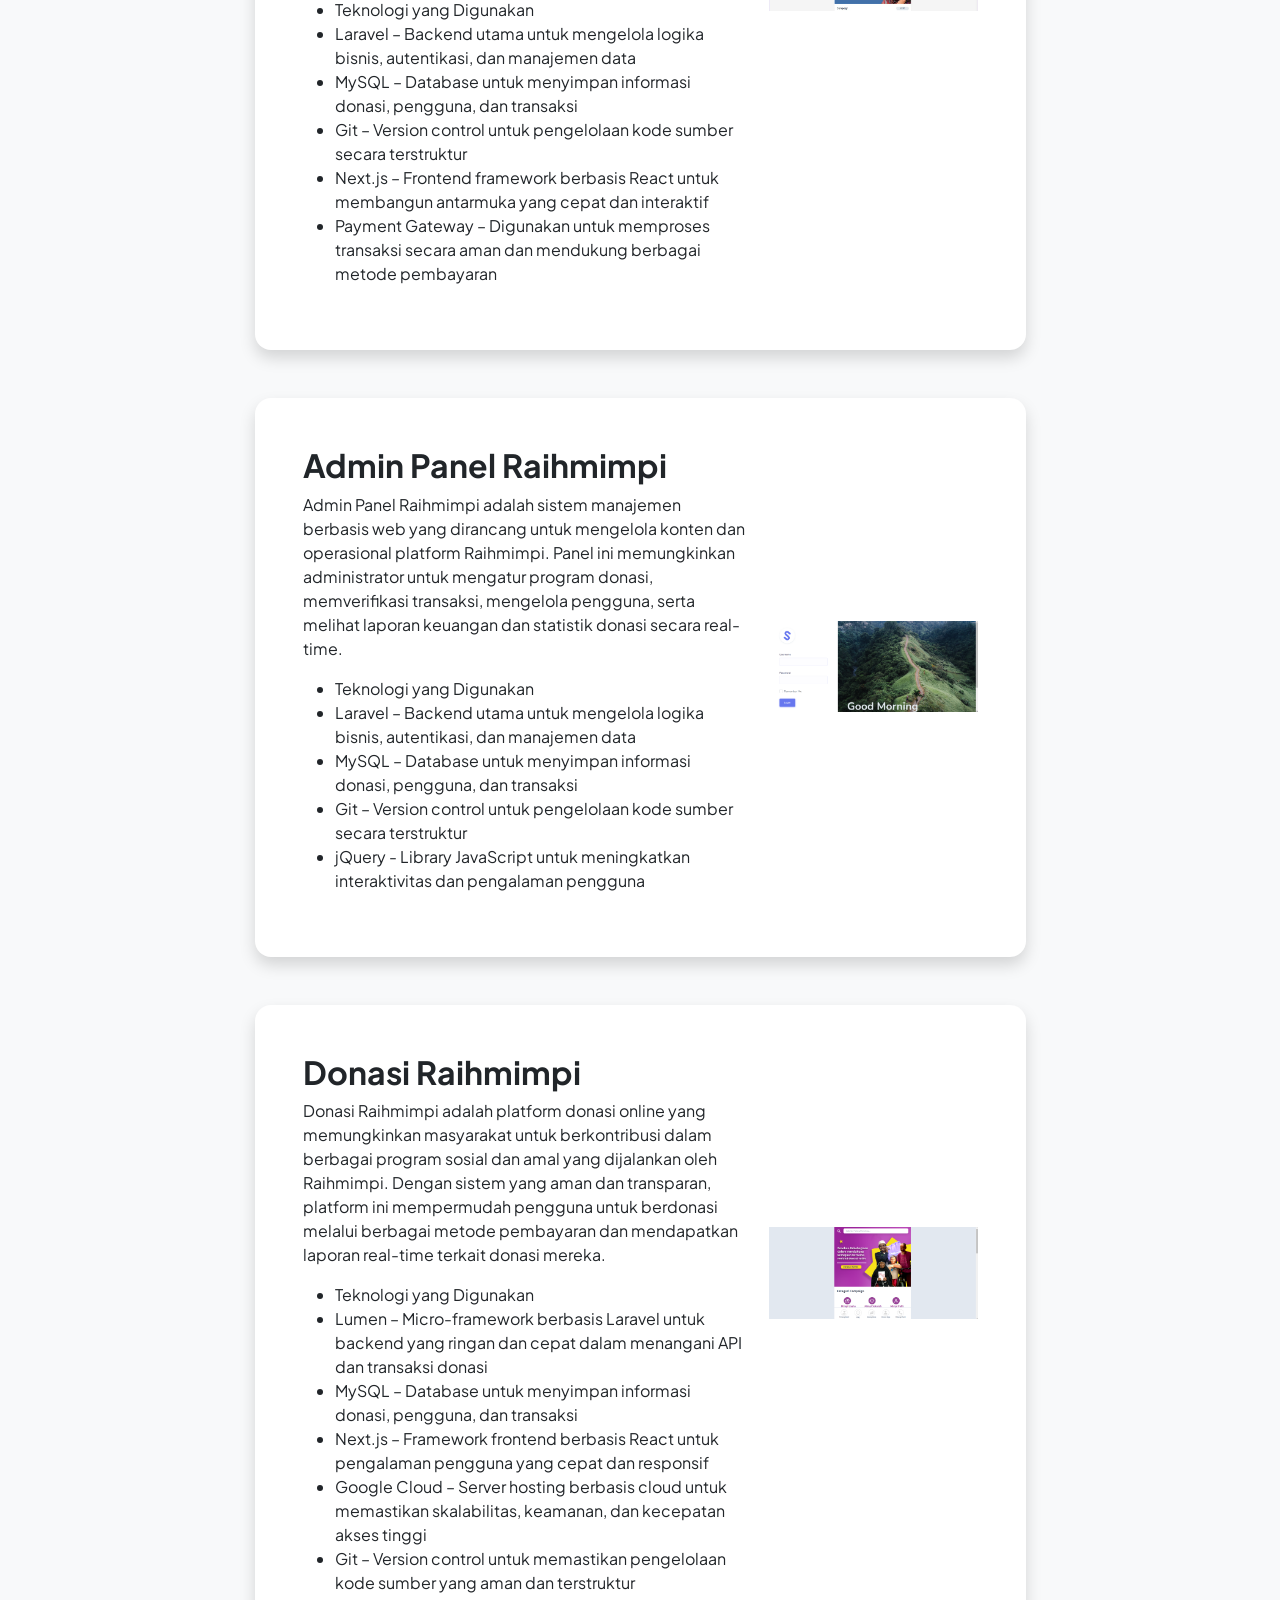
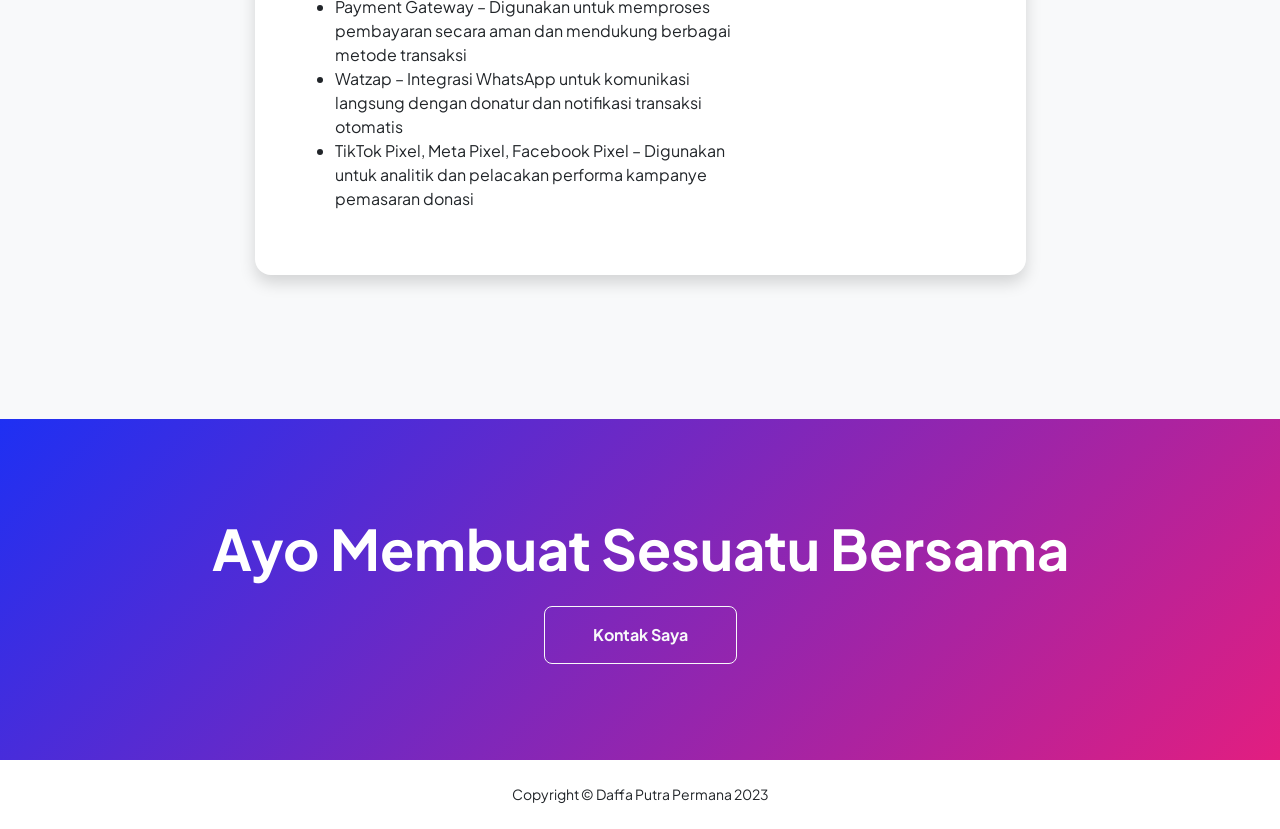
<file: projects.html>
<!DOCTYPE html>
<html lang="en">
  <head>
    <meta charset="utf-8" />
    <meta name="viewport" content="width=device-width, initial-scale=1, shrink-to-fit=no" />
    <meta name="description" content="" />
    <meta name="author" content="" />
    <title>Portfolio | Daffa Putra Permana</title>
    <!-- Favicon-->
    <link rel="icon" type="image/x-icon" href="assets/favicon.ico" />
    <!-- Custom Google font-->
    <link rel="preconnect" href="https://fonts.googleapis.com" />
    <link rel="preconnect" href="https://fonts.gstatic.com" crossorigin />
    <link href="https://fonts.googleapis.com/css2?family=Plus+Jakarta+Sans:wght@100;200;300;400;500;600;700;800;900&amp;display=swap" rel="stylesheet" />
    <!-- Bootstrap icons-->
    <link href="https://cdn.jsdelivr.net/npm/bootstrap-icons@1.8.1/font/bootstrap-icons.css" rel="stylesheet" />
    <!-- Core theme CSS (includes Bootstrap)-->
    <link href="css/styles.css" rel="stylesheet" />
  </head>
  <body class="d-flex flex-column h-100 bg-light">
    <main class="flex-shrink-0">
      <!-- Navigation-->
      <nav class="navbar navbar-expand-lg navbar-light bg-white py-3">
        <div class="container px-5">
          <a class="navbar-brand" href="index.html"><span class="fw-bolder text-primary">Daffa Putra Permana</span></a>
          <button class="navbar-toggler" type="button" data-bs-toggle="collapse" data-bs-target="#navbarSupportedContent" aria-controls="navbarSupportedContent" aria-expanded="false" aria-label="Toggle navigation">
            <span class="navbar-toggler-icon"></span>
          </button>
          <div class="collapse navbar-collapse" id="navbarSupportedContent">
            <ul class="navbar-nav ms-auto mb-2 mb-lg-0 small fw-bolder">
              <li class="nav-item"><a class="nav-link" href="index.html">Beranda</a></li>
              <li class="nav-item"><a class="nav-link" href="resume.html">CV</a></li>
              <li class="nav-item"><a class="nav-link" href="projects.html">Portfolio</a></li>
              <li class="nav-item"><a class="nav-link" href="contact.html">Kontak</a></li>
            </ul>
          </div>
        </div>
      </nav>
      <!-- Projects Section-->
      <section class="py-5">
        <div class="container px-5 mb-5">
          <div class="text-center mb-5">
            <h1 class="display-5 fw-bolder mb-0"><span class="text-gradient d-inline">Projects</span></h1>
          </div>
          <div class="row gx-5 justify-content-center">
            <div class="col-lg-11 col-xl-9 col-xxl-8">
              <!-- Project Card Eklinik-->
              <div class="card overflow-hidden shadow rounded-4 border-0 mb-5">
                <div class="card-body p-0">
                  <div class="d-flex align-items-center">
                    <div class="p-5">
                      <div class="row">
                        <div class="col-lg-8">
                          <h2 class="fw-bolder">Eklinik</h2>
                          <p>
                            Project Studi Independen. Pada Project Eklinik Saya Menjadi Fullstack Web Developer. Backend Pada Eklinik Menggunakan Bahasa Pemrograman PHP dengan Framework Laravel Dan Frontend Menggunakan Laravel Dengan Template Engine Blade.
                            Database Yang Digunakan Adalah MySQL.
                          </p>
                          <ul>
                            <li>Teknologi yang Digunakan</li>
                            <li>Laravel - Framework utama untuk pengembangan backend dan manajemen data</li>
                            <li>Blade - Template engine Laravel untuk merancang tampilan website secara dinamis</li>
                            <li>MySQL - Database untuk menyimpan informasi perusahaan, layanan, dan portofolio</li>
                            <li>Git - Version control untuk mengelola kode sumber dan kolaborasi tim</li>
                            <li>jQuery - Library JavaScript untuk meningkatkan interaktivitas dan pengalaman pengguna</li>
                          </ul>
                        </div>
                        <div class="col-lg-4" style="margin-top: 25%">
                          <img class="img-fluid" src="assets/eklinik.jpg" alt="..." />
                        </div>
                      </div>
                    </div>
                  </div>
                </div>
              </div>
              <!-- Project Card SI Penjadwalan & Pemesanan Ruangan-->
              <div class="card overflow-hidden shadow rounded-4 border-0 mb-5">
                <div class="card-body p-0">
                  <div class="d-flex align-items-center">
                    <div class="p-5">
                      <div class="row">
                        <div class="col-lg-8">
                          <h2 class="fw-bolder">Sistem Informasi Penjadwalan & Pemesanan Ruangan</h2>
                          <p>
                            Project Magang. Pada Project SI Penjadwalan & Pemesanan Ruangan Saya Menjadi Fullstack Web Developer. Backend Pada SI Penjadwalan & Pemesanan Ruangan Menggunakan Bahasa Pemrograman PHP dengan Framework Laravel Dan Frontend
                            Menggunakan Laravel Dengan Template Engine Blade. Database Yang Digunakan Adalah MySQL.
                          </p>
                          <ul>
                            <li>Teknologi yang Digunakan</li>
                            <li>Laravel - Framework utama untuk pengembangan backend dan manajemen data</li>
                            <li>Blade - Template engine Laravel untuk merancang tampilan website secara dinamis</li>
                            <li>MySQL - Database untuk menyimpan informasi perusahaan, layanan, dan portofolio</li>
                            <li>Git - Version control untuk mengelola kode sumber dan kolaborasi tim</li>
                            <li>jQuery - Library JavaScript untuk meningkatkan interaktivitas dan pengalaman pengguna</li>
                          </ul>
                        </div>
                        <div class="col-lg-4" style="margin-top: 25%">
                          <img class="img-fluid" src="assets/si_pemesanan_ruangan.png" alt="..." />
                        </div>
                      </div>
                    </div>
                  </div>
                </div>
              </div>
              <!-- Project Card Company Profile Diferensia-->
              <div class="card overflow-hidden shadow rounded-4 border-0 mb-5">
                <div class="card-body p-0">
                  <div class="d-flex align-items-center">
                    <div class="p-5">
                      <div class="row">
                        <div class="col-lg-8">
                          <h2 class="fw-bolder">Company Profile Diferensia</h2>
                          <p>
                            Company Profile Diferensia adalah sebuah website yang dirancang untuk menampilkan informasi tentang perusahaan Diferensia secara profesional dan informatif. Website ini bertujuan untuk meningkatkan visibilitas perusahaan,
                            memperkenalkan layanan yang ditawarkan, serta memberikan kemudahan bagi calon pelanggan dan mitra bisnis dalam mengakses informasi perusahaan.
                          </p>
                          <ul>
                            <li>Teknologi yang Digunakan</li>
                            <li>Laravel - Framework utama untuk pengembangan backend dan manajemen data</li>
                            <li>Blade - Template engine Laravel untuk merancang tampilan website secara dinamis</li>
                            <li>MySQL - Database untuk menyimpan informasi perusahaan, layanan, dan portofolio</li>
                            <li>Git - Version control untuk mengelola kode sumber dan kolaborasi tim</li>
                            <li>jQuery - Library JavaScript untuk meningkatkan interaktivitas dan pengalaman pengguna</li>
                          </ul>
                        </div>
                        <div class="col-lg-4" style="margin-top: 25%">
                          <img class="img-fluid" src="assets/project_companyprofiledf.png" alt="..." />
                        </div>
                      </div>
                    </div>
                  </div>
                </div>
              </div>
              <!-- Project Card Admin panel DF-->
              <div class="card overflow-hidden shadow rounded-4 border-0 mb-5">
                <div class="card-body p-0">
                  <div class="d-flex align-items-center">
                    <div class="p-5">
                      <div class="row">
                        <div class="col-lg-8">
                          <h2 class="fw-bolder">Admin Panel Diferensia</h2>
                          <p>
                            Admin Panel Diferensia adalah sistem manajemen berbasis web yang dirancang untuk mengelola konten dan informasi pada website Company Profile Diferensia. Panel ini memungkinkan administrator untuk dengan mudah mengupdate data
                            perusahaan, layanan, portofolio, serta mengelola interaksi dengan pelanggan melalui formulir kontak.
                          </p>
                          <ul>
                            <li>Teknologi yang Digunakan</li>
                            <li>Laravel - Framework utama untuk pengembangan backend dan manajemen data</li>
                            <li>Blade - Template engine Laravel untuk merancang tampilan website secara dinamis</li>
                            <li>MySQL - Database untuk menyimpan informasi perusahaan, layanan, dan portofolio</li>
                            <li>Git - Version control untuk mengelola kode sumber dan kolaborasi tim</li>
                            <li>jQuery - Library JavaScript untuk meningkatkan interaktivitas dan pengalaman pengguna</li>
                          </ul>
                        </div>
                        <div class="col-lg-4" style="margin-top: 25%">
                          <img class="img-fluid" src="assets/project-adminpaneldf.png" alt="..." />
                        </div>
                      </div>
                    </div>
                  </div>
                </div>
              </div>
              <!-- Project Card Donasi DF-->
              <div class="card overflow-hidden shadow rounded-4 border-0 mb-5">
                <div class="card-body p-0">
                  <div class="d-flex align-items-center">
                    <div class="p-5">
                      <div class="row">
                        <div class="col-lg-8">
                          <h2 class="fw-bolder">Donasi Diferensia</h2>
                          <p>
                            Donasi Diferensia adalah sebuah platform berbasis web yang memungkinkan pengguna untuk melakukan donasi secara online dengan mudah dan aman. Proyek ini dirancang untuk mendukung berbagai program sosial atau kegiatan amal yang
                            dikelola oleh Diferensia. Dengan integrasi payment gateway, pengguna dapat memilih metode pembayaran yang sesuai dan mendapatkan laporan transparan mengenai donasi yang mereka berikan.
                          </p>
                          <ul>
                            <li>Teknologi yang Digunakan</li>
                            <li>Laravel – Backend utama untuk mengelola logika bisnis, autentikasi, dan manajemen data</li>
                            <li>MySQL – Database untuk menyimpan informasi donasi, pengguna, dan transaksi</li>
                            <li>Git – Version control untuk pengelolaan kode sumber secara terstruktur</li>
                            <li>Next.js – Frontend framework berbasis React untuk membangun antarmuka yang cepat dan interaktif</li>
                            <li>Payment Gateway – Digunakan untuk memproses transaksi secara aman dan mendukung berbagai metode pembayaran</li>
                          </ul>
                        </div>
                        <div class="col-lg-4" style="margin-top: 25%">
                          <img class="img-fluid" src="assets/project-donasidf.png" alt="..." />
                        </div>
                      </div>
                    </div>
                  </div>
                </div>
              </div>
              <!-- Project Card Admin Panel RM-->
              <div class="card overflow-hidden shadow rounded-4 border-0 mb-5">
                <div class="card-body p-0">
                  <div class="d-flex align-items-center">
                    <div class="p-5">
                      <div class="row">
                        <div class="col-lg-8">
                          <h2 class="fw-bolder">Admin Panel Raihmimpi</h2>
                          <p>
                            Admin Panel Raihmimpi adalah sistem manajemen berbasis web yang dirancang untuk mengelola konten dan operasional platform Raihmimpi. Panel ini memungkinkan administrator untuk mengatur program donasi, memverifikasi transaksi,
                            mengelola pengguna, serta melihat laporan keuangan dan statistik donasi secara real-time.
                          </p>
                          <ul>
                            <li>Teknologi yang Digunakan</li>
                            <li>Laravel – Backend utama untuk mengelola logika bisnis, autentikasi, dan manajemen data</li>
                            <li>MySQL – Database untuk menyimpan informasi donasi, pengguna, dan transaksi</li>
                            <li>Git – Version control untuk pengelolaan kode sumber secara terstruktur</li>
                            <li>jQuery - Library JavaScript untuk meningkatkan interaktivitas dan pengalaman pengguna</li>
                          </ul>
                        </div>
                        <div class="col-lg-4" style="margin-top: 25%">
                          <img class="img-fluid" src="assets/project-adminpanelrm.png" alt="..." />
                        </div>
                      </div>
                    </div>
                  </div>
                </div>
              </div>
              <!-- Project Card Donasi RM-->
              <div class="card overflow-hidden shadow rounded-4 border-0 mb-5">
                <div class="card-body p-0">
                  <div class="d-flex align-items-center">
                    <div class="p-5">
                      <div class="row">
                        <div class="col-lg-8">
                          <h2 class="fw-bolder">Donasi Raihmimpi</h2>
                          <p>
                            Donasi Raihmimpi adalah platform donasi online yang memungkinkan masyarakat untuk berkontribusi dalam berbagai program sosial dan amal yang dijalankan oleh Raihmimpi. Dengan sistem yang aman dan transparan, platform ini mempermudah
                            pengguna untuk berdonasi melalui berbagai metode pembayaran dan mendapatkan laporan real-time terkait donasi mereka.
                          </p>
                          <ul>
                            <li>Teknologi yang Digunakan</li>
                            <li>Lumen – Micro-framework berbasis Laravel untuk backend yang ringan dan cepat dalam menangani API dan transaksi donasi</li>
                            <li>MySQL – Database untuk menyimpan informasi donasi, pengguna, dan transaksi</li>
                            <li>Next.js – Framework frontend berbasis React untuk pengalaman pengguna yang cepat dan responsif</li>
                            <li>Google Cloud – Server hosting berbasis cloud untuk memastikan skalabilitas, keamanan, dan kecepatan akses tinggi</li>
                            <li>Git – Version control untuk memastikan pengelolaan kode sumber yang aman dan terstruktur</li>
                            <li>Payment Gateway – Digunakan untuk memproses pembayaran secara aman dan mendukung berbagai metode transaksi</li>
                            <li>Watzap – Integrasi WhatsApp untuk komunikasi langsung dengan donatur dan notifikasi transaksi otomatis</li>
                            <li>TikTok Pixel, Meta Pixel, Facebook Pixel – Digunakan untuk analitik dan pelacakan performa kampanye pemasaran donasi</li>
                          </ul>
                        </div>
                        <div class="col-lg-4" style="margin-top: 25%">
                          <img class="img-fluid" src="assets/projectrm.png" alt="..." />
                        </div>
                      </div>
                    </div>
                  </div>
                </div>
              </div>
            </div>
          </div>
        </div>
      </section>
      <!-- Call to action section-->
      <section class="py-5 bg-gradient-primary-to-secondary text-white">
        <div class="container px-5 my-5">
          <div class="text-center">
            <h2 class="display-4 fw-bolder mb-4">Ayo Membuat Sesuatu Bersama</h2>
            <a class="btn btn-outline-light btn-lg px-5 py-3 fs-6 fw-bolder" href="contact.html">Kontak Saya</a>
          </div>
        </div>
      </section>
    </main>
    <!-- Footer-->
    <footer class="bg-white py-4 mt-auto">
      <div class="container px-5">
        <div class="row align-items-center justify-content-center flex-sm-row">
          <div class="col-auto"><div class="small m-0">Copyright &copy; Daffa Putra Permana 2023</div></div>
        </div>
      </div>
    </footer>
    <!-- Bootstrap core JS-->
    <script src="https://cdn.jsdelivr.net/npm/bootstrap@5.2.3/dist/js/bootstrap.bundle.min.js"></script>
    <!-- Core theme JS-->
    <script src="js/scripts.js"></script>
  </body>
</html>
</file>
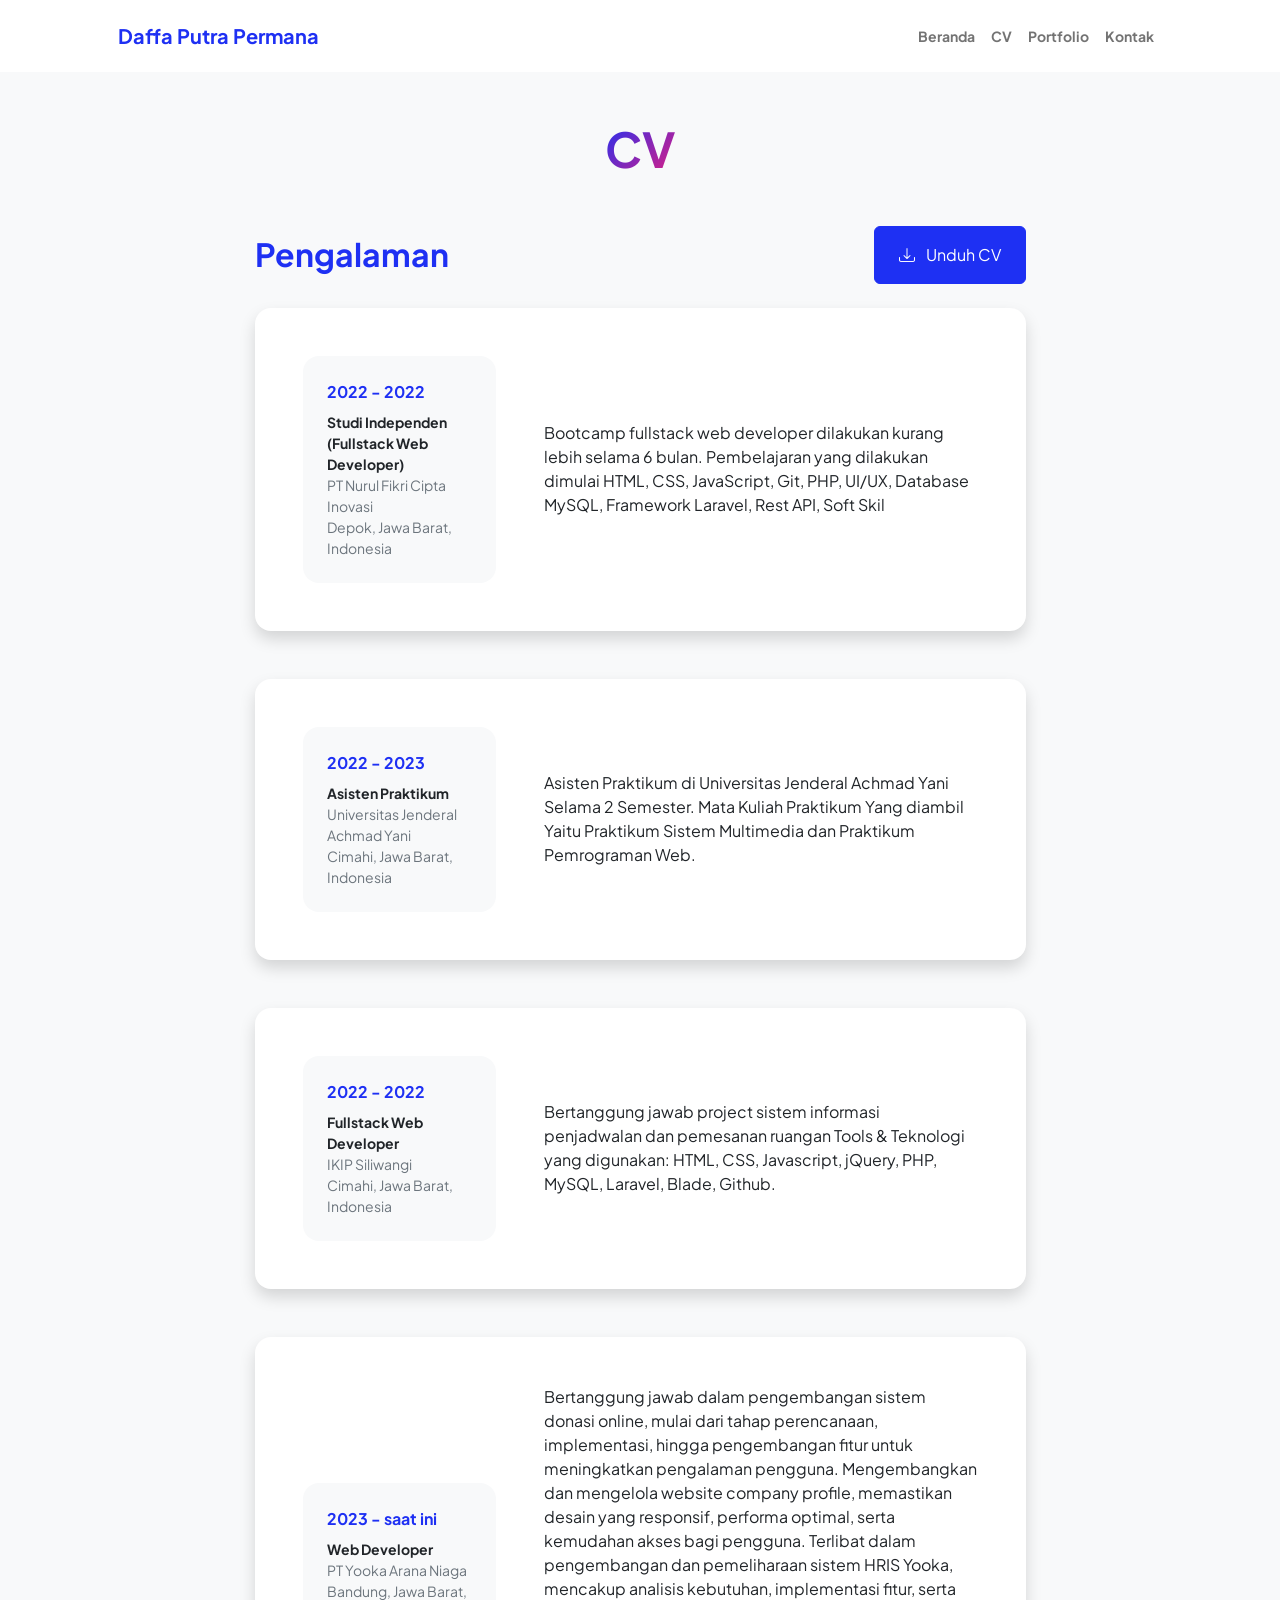
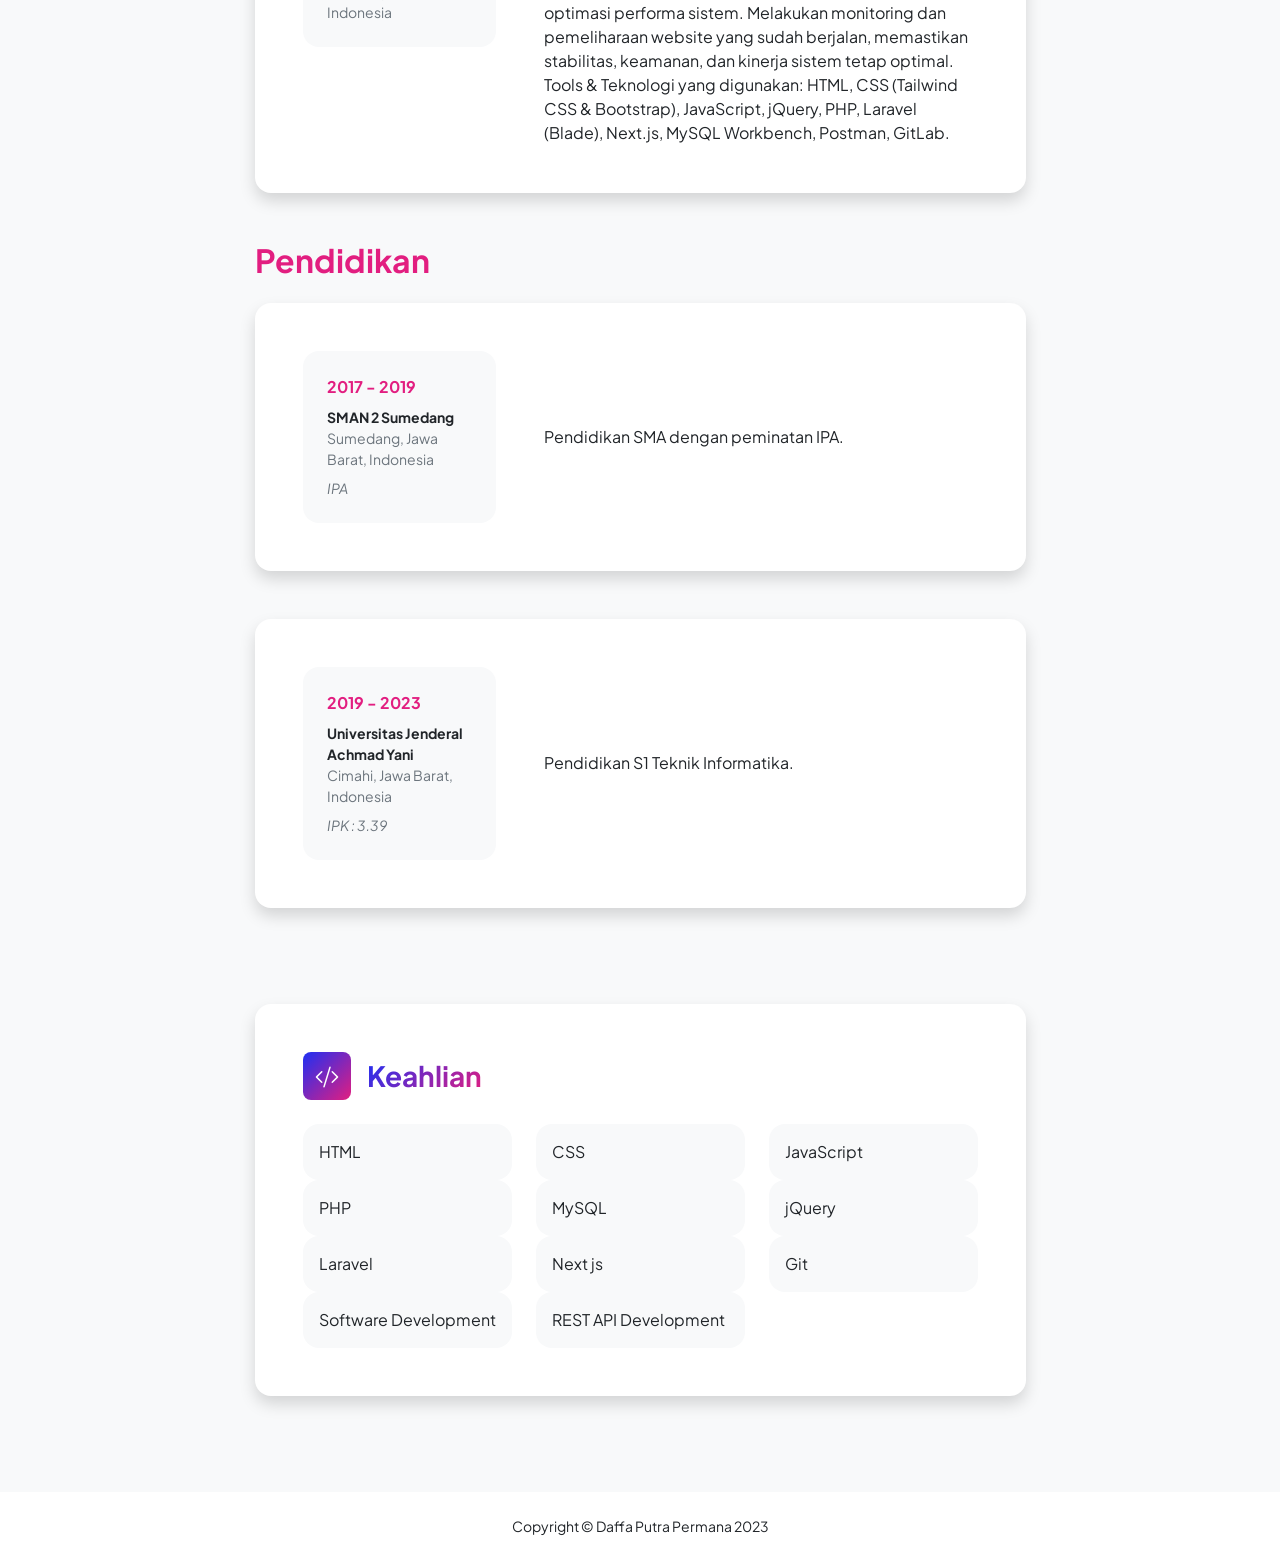
<file: resume.html>
<!DOCTYPE html>
<html lang="en">
  <head>
    <meta charset="utf-8" />
    <meta name="viewport" content="width=device-width, initial-scale=1, shrink-to-fit=no" />
    <meta name="description" content="" />
    <meta name="author" content="" />
    <title>CV | Daffa Putra Permana</title>
    <!-- Favicon-->
    <link rel="icon" type="image/x-icon" href="assets/favicon.ico" />
    <!-- Custom Google font-->
    <link rel="preconnect" href="https://fonts.googleapis.com" />
    <link rel="preconnect" href="https://fonts.gstatic.com" crossorigin />
    <link href="https://fonts.googleapis.com/css2?family=Plus+Jakarta+Sans:wght@100;200;300;400;500;600;700;800;900&amp;display=swap" rel="stylesheet" />
    <!-- Bootstrap icons-->
    <link href="https://cdn.jsdelivr.net/npm/bootstrap-icons@1.8.1/font/bootstrap-icons.css" rel="stylesheet" />
    <!-- Core theme CSS (includes Bootstrap)-->
    <link href="css/styles.css" rel="stylesheet" />
  </head>
  <body class="d-flex flex-column h-100 bg-light">
    <main class="flex-shrink-0">
      <!-- Navigation-->
      <nav class="navbar navbar-expand-lg navbar-light bg-white py-3">
        <div class="container px-5">
          <a class="navbar-brand" href="index.html"><span class="fw-bolder text-primary">Daffa Putra Permana</span></a>
          <button class="navbar-toggler" type="button" data-bs-toggle="collapse" data-bs-target="#navbarSupportedContent" aria-controls="navbarSupportedContent" aria-expanded="false" aria-label="Toggle navigation">
            <span class="navbar-toggler-icon"></span>
          </button>
          <div class="collapse navbar-collapse" id="navbarSupportedContent">
            <ul class="navbar-nav ms-auto mb-2 mb-lg-0 small fw-bolder">
              <li class="nav-item"><a class="nav-link" href="index.html">Beranda</a></li>
              <li class="nav-item"><a class="nav-link" href="resume.html">CV</a></li>
              <li class="nav-item"><a class="nav-link" href="projects.html">Portfolio</a></li>
              <li class="nav-item"><a class="nav-link" href="contact.html">Kontak</a></li>
            </ul>
          </div>
        </div>
      </nav>
      <!-- Page Content-->
      <div class="container px-5 my-5">
        <div class="text-center mb-5">
          <h1 class="display-5 fw-bolder mb-0"><span class="text-gradient d-inline">CV</span></h1>
        </div>
        <div class="row gx-5 justify-content-center">
          <div class="col-lg-11 col-xl-9 col-xxl-8">
            <!-- Experience Section-->
            <section>
              <div class="d-flex align-items-center justify-content-between mb-4">
                <h2 class="text-primary fw-bolder mb-0">Pengalaman</h2>
                <!-- Download resume button-->
                <!-- Note: Set the link href target to a PDF file within your project-->
                <a class="btn btn-primary px-4 py-3" href="assets/CV-020224-DaffaPutraPermana.pdf" download="cv">
                  <div class="d-inline-block bi bi-download me-2"></div>
                  Unduh CV
                </a>
              </div>
              <!-- Experience Bootcamp-->
              <div class="card shadow border-0 rounded-4 mb-5">
                <div class="card-body p-5">
                  <div class="row align-items-center gx-5">
                    <div class="col text-center text-lg-start mb-4 mb-lg-0">
                      <div class="bg-light p-4 rounded-4">
                        <div class="text-primary fw-bolder mb-2">2022 - 2022</div>
                        <div class="small fw-bolder">Studi Independen (Fullstack Web Developer)</div>
                        <div class="small text-muted">PT Nurul Fikri Cipta Inovasi</div>
                        <div class="small text-muted">Depok, Jawa Barat, Indonesia</div>
                      </div>
                    </div>
                    <div class="col-lg-8">
                      <div>Bootcamp fullstack web developer dilakukan kurang lebih selama 6 bulan. Pembelajaran yang dilakukan dimulai HTML, CSS, JavaScript, Git, PHP, UI/UX, Database MySQL, Framework Laravel, Rest API, Soft Skil</div>
                    </div>
                  </div>
                </div>
              </div>
              <!-- Experience Asisten Praktikum-->
              <div class="card shadow border-0 rounded-4 mb-5">
                <div class="card-body p-5">
                  <div class="row align-items-center gx-5">
                    <div class="col text-center text-lg-start mb-4 mb-lg-0">
                      <div class="bg-light p-4 rounded-4">
                        <div class="text-primary fw-bolder mb-2">2022 - 2023</div>
                        <div class="small fw-bolder">Asisten Praktikum</div>
                        <div class="small text-muted">Universitas Jenderal Achmad Yani</div>
                        <div class="small text-muted">Cimahi, Jawa Barat, Indonesia</div>
                      </div>
                    </div>
                    <div class="col-lg-8">
                      <div>Asisten Praktikum di Universitas Jenderal Achmad Yani Selama 2 Semester. Mata Kuliah Praktikum Yang diambil Yaitu Praktikum Sistem Multimedia dan Praktikum Pemrograman Web.</div>
                    </div>
                  </div>
                </div>
              </div>
              <!-- Experience Magang-->
              <div class="card shadow border-0 rounded-4 mb-5">
                <div class="card-body p-5">
                  <div class="row align-items-center gx-5">
                    <div class="col text-center text-lg-start mb-4 mb-lg-0">
                      <div class="bg-light p-4 rounded-4">
                        <div class="text-primary fw-bolder mb-2">2022 - 2022</div>
                        <div class="small fw-bolder">Fullstack Web Developer</div>
                        <div class="small text-muted">IKIP Siliwangi</div>
                        <div class="small text-muted">Cimahi, Jawa Barat, Indonesia</div>
                      </div>
                    </div>
                    <div class="col-lg-8">
                      <div>Bertanggung jawab project sistem informasi penjadwalan dan pemesanan ruangan Tools & Teknologi yang digunakan: HTML, CSS, Javascript, jQuery, PHP, MySQL, Laravel, Blade, Github.</div>
                    </div>
                  </div>
                </div>
              </div>
              <!-- Experience Fulltime PT Yooka Arana Niaga -->
              <div class="card shadow border-0 rounded-4 mb-5">
                <div class="card-body p-5">
                  <div class="row align-items-center gx-5">
                    <div class="col text-center text-lg-start mb-4 mb-lg-0">
                      <div class="bg-light p-4 rounded-4">
                        <div class="text-primary fw-bolder mb-2">2023 - saat ini</div>
                        <div class="small fw-bolder">Web Developer</div>
                        <div class="small text-muted">PT Yooka Arana Niaga</div>
                        <div class="small text-muted">Bandung, Jawa Barat, Indonesia</div>
                      </div>
                    </div>
                    <div class="col-lg-8">
                      <div>
                        Bertanggung jawab dalam pengembangan sistem donasi online, mulai dari tahap perencanaan, implementasi, hingga pengembangan fitur untuk meningkatkan pengalaman pengguna. Mengembangkan dan mengelola website company profile, memastikan
                        desain yang responsif, performa optimal, serta kemudahan akses bagi pengguna. Terlibat dalam pengembangan dan pemeliharaan sistem HRIS Yooka, mencakup analisis kebutuhan, implementasi fitur, serta optimasi performa sistem. Melakukan
                        monitoring dan pemeliharaan website yang sudah berjalan, memastikan stabilitas, keamanan, dan kinerja sistem tetap optimal. Tools & Teknologi yang digunakan: HTML, CSS (Tailwind CSS & Bootstrap), JavaScript, jQuery, PHP, Laravel
                        (Blade), Next.js, MySQL Workbench, Postman, GitLab.
                      </div>
                    </div>
                  </div>
                </div>
              </div>
            </section>
            <!-- Education Section-->
            <section>
              <h2 class="text-secondary fw-bolder mb-4">Pendidikan</h2>
              <!-- Education SMA-->
              <div class="card shadow border-0 rounded-4 mb-5">
                <div class="card-body p-5">
                  <div class="row align-items-center gx-5">
                    <div class="col text-center text-lg-start mb-4 mb-lg-0">
                      <div class="bg-light p-4 rounded-4">
                        <div class="text-secondary fw-bolder mb-2">2017 - 2019</div>
                        <div class="mb-2">
                          <div class="small fw-bolder">SMAN 2 Sumedang</div>
                          <div class="small text-muted">Sumedang, Jawa Barat, Indonesia</div>
                        </div>
                        <div class="fst-italic">
                          <div class="small text-muted">IPA</div>
                        </div>
                      </div>
                    </div>
                    <div class="col-lg-8">
                      <div>Pendidikan SMA dengan peminatan IPA.</div>
                    </div>
                  </div>
                </div>
              </div>
              <!-- Education S1-->
              <div class="card shadow border-0 rounded-4 mb-5">
                <div class="card-body p-5">
                  <div class="row align-items-center gx-5">
                    <div class="col text-center text-lg-start mb-4 mb-lg-0">
                      <div class="bg-light p-4 rounded-4">
                        <div class="text-secondary fw-bolder mb-2">2019 - 2023</div>
                        <div class="mb-2">
                          <div class="small fw-bolder">Universitas Jenderal Achmad Yani</div>
                          <div class="small text-muted">Cimahi, Jawa Barat, Indonesia</div>
                        </div>
                        <div class="fst-italic">
                          <div class="small text-muted">IPK : 3.39</div>
                        </div>
                      </div>
                    </div>
                    <div class="col-lg-8">
                      <div>Pendidikan S1 Teknik Informatika.</div>
                    </div>
                  </div>
                </div>
              </div>
            </section>
            <!-- Divider-->
            <div class="pb-5"></div>
            <!-- Skills Section-->
            <section>
              <!-- Skillset Card-->
              <div class="card shadow border-0 rounded-4 mb-5">
                <div class="card-body p-5">
                  <!-- Professional skills list-->
                  <!-- Languages list-->
                  <div class="mb-0">
                    <div class="d-flex align-items-center mb-4">
                      <div class="feature bg-primary bg-gradient-primary-to-secondary text-white rounded-3 me-3"><i class="bi bi-code-slash"></i></div>
                      <h3 class="fw-bolder mb-0"><span class="text-gradient d-inline">Keahlian</span></h3>
                    </div>
                    <div class="row row-cols-1 row-cols-md-3">
                      <div class="col mb-4 mb-md-0"><div class="d-flex align-items-center bg-light rounded-4 p-3 h-100">HTML</div></div>
                      <div class="col mb-4 mb-md-0"><div class="d-flex align-items-center bg-light rounded-4 p-3 h-100">CSS</div></div>
                      <div class="col"><div class="d-flex align-items-center bg-light rounded-4 p-3 h-100">JavaScript</div></div>
                    </div>
                    <div class="row row-cols-1 row-cols-md-3">
                      <div class="col mb-4 mb-md-0"><div class="d-flex align-items-center bg-light rounded-4 p-3 h-100">PHP</div></div>
                      <div class="col mb-4 mb-md-0"><div class="d-flex align-items-center bg-light rounded-4 p-3 h-100">MySQL</div></div>
                      <div class="col"><div class="d-flex align-items-center bg-light rounded-4 p-3 h-100">jQuery</div></div>
                    </div>
                    <div class="row row-cols-1 row-cols-md-3">
                      <div class="col mb-4 mb-md-0"><div class="d-flex align-items-center bg-light rounded-4 p-3 h-100">Laravel</div></div>
                      <div class="col mb-4 mb-md-0"><div class="d-flex align-items-center bg-light rounded-4 p-3 h-100">Next js</div></div>
                      <div class="col mb-4 mb-md-0"><div class="d-flex align-items-center bg-light rounded-4 p-3 h-100">Git</div></div>
                    </div>
                    <div class="row row-cols-1 row-cols-md-3">
                      <div class="col mb-4 mb-md-0"><div class="d-flex align-items-center bg-light rounded-4 p-3 h-100">Software Development</div></div>
                      <div class="col mb-4 mb-md-0"><div class="d-flex align-items-center bg-light rounded-4 p-3 h-100">REST API Development</div></div>
                    </div>
                  </div>
                </div>
              </div>
            </section>
          </div>
        </div>
      </div>
    </main>
    <!-- Footer-->
    <footer class="bg-white py-4 mt-auto">
      <div class="container px-5">
        <div class="row align-items-center justify-content-center flex-sm-row">
          <div class="col-auto"><div class="small m-0">Copyright &copy; Daffa Putra Permana 2023</div></div>
        </div>
      </div>
    </footer>
    <!-- Bootstrap core JS-->
    <script src="https://cdn.jsdelivr.net/npm/bootstrap@5.2.3/dist/js/bootstrap.bundle.min.js"></script>
    <!-- Core theme JS-->
    <script src="js/scripts.js"></script>
  </body>
</html>
</file>
